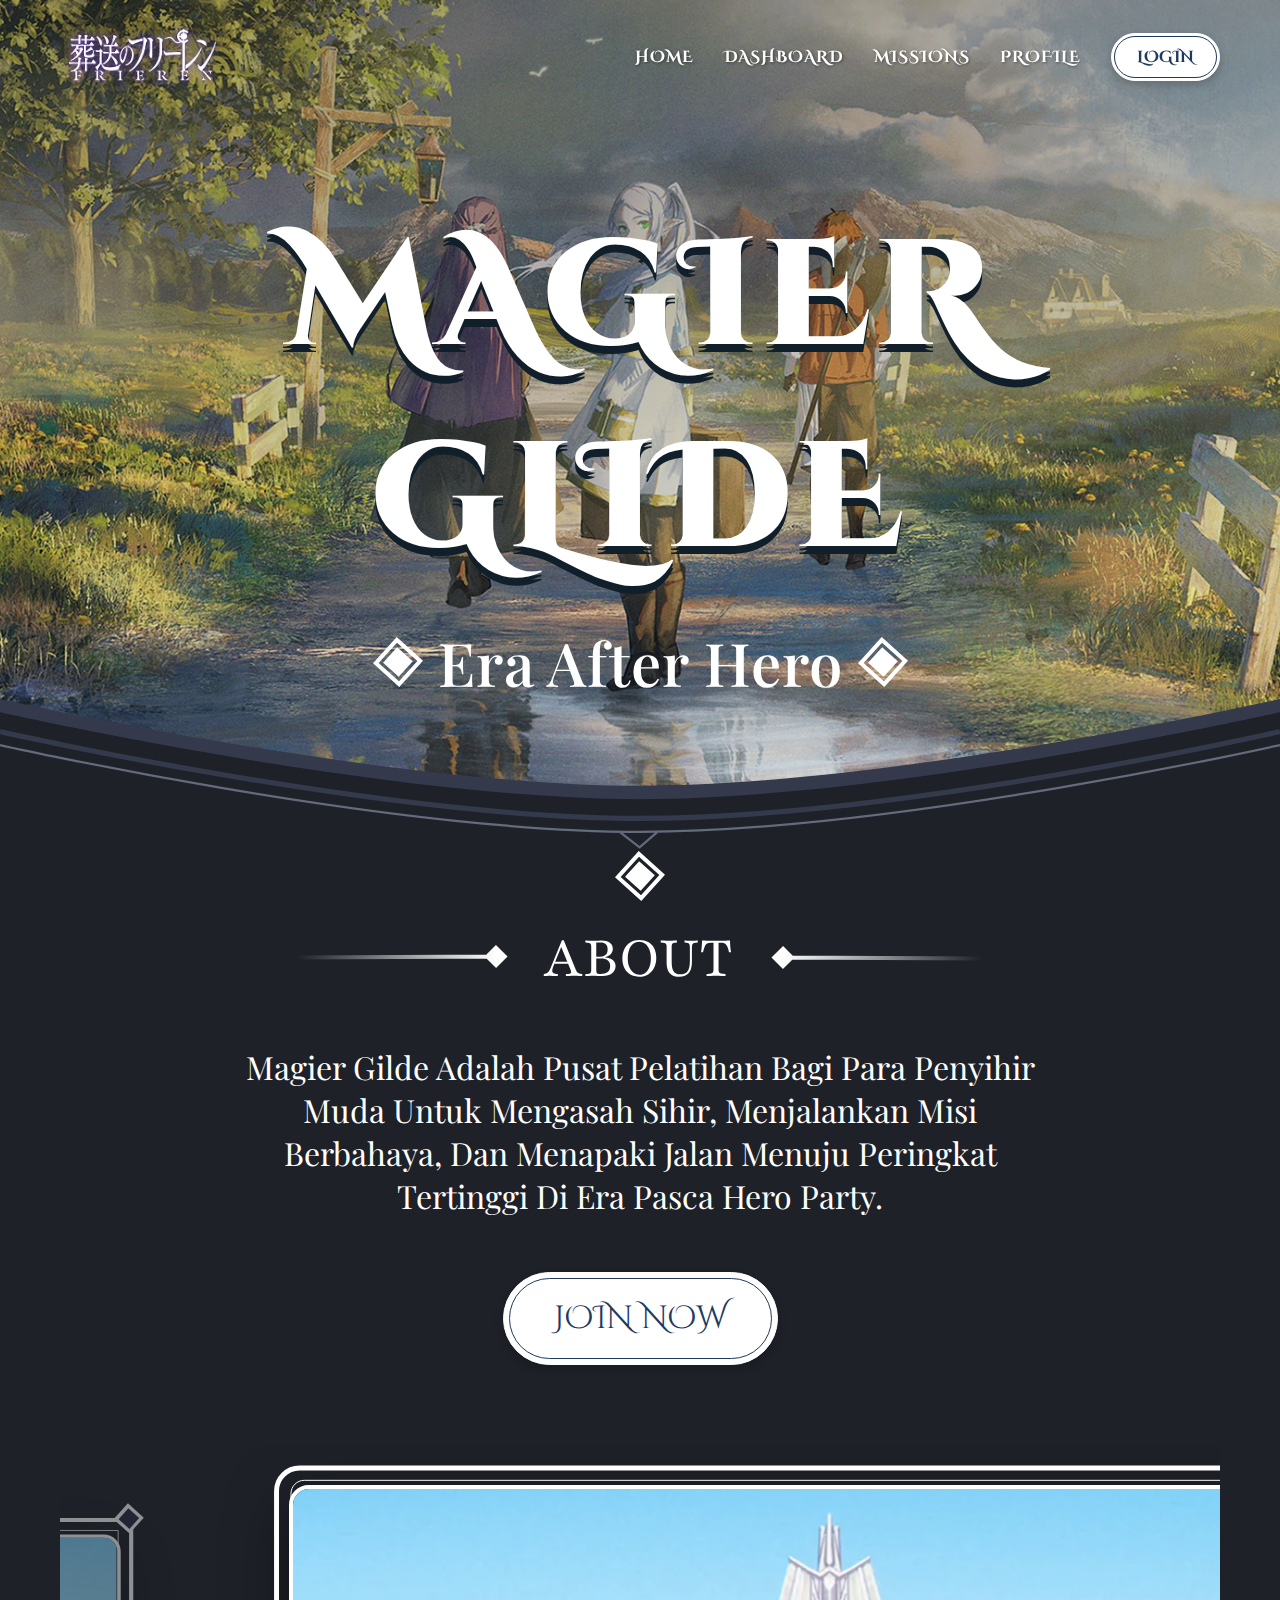
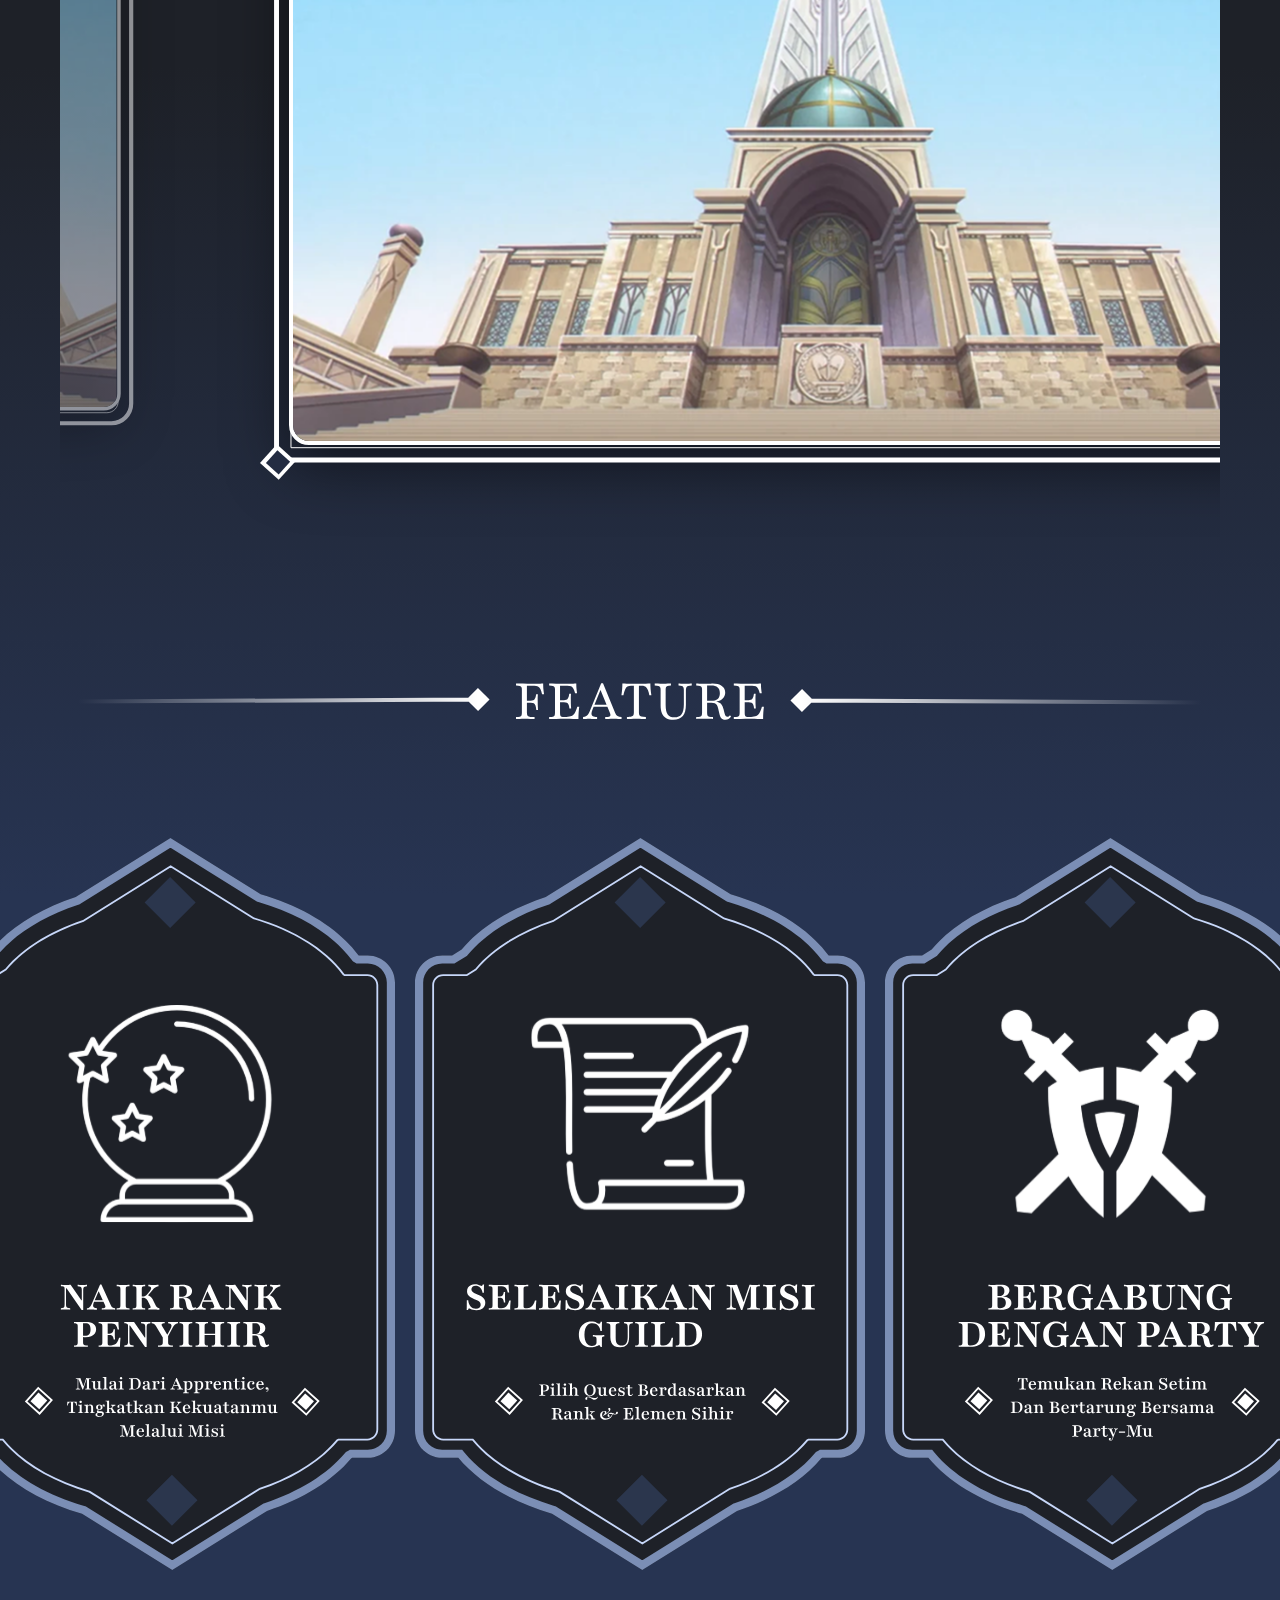
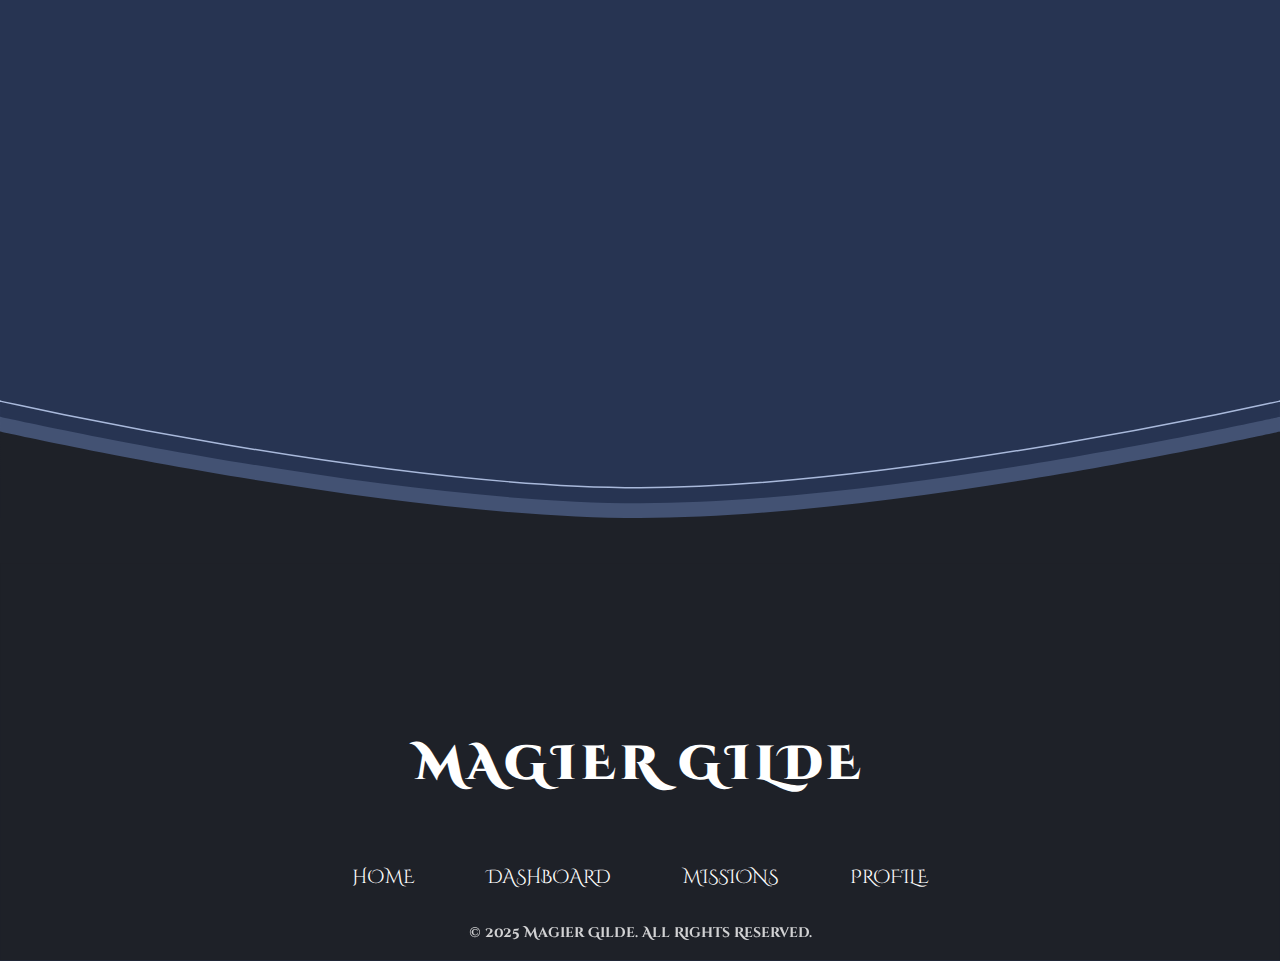
<file: index.html>
<!DOCTYPE html>
<html>
<head>
    <title>Magier Gilde - Era After Hero</title>
    <link href="https://fonts.googleapis.com/css2?family=Cinzel+Decorative:wght@400;700;900&family=Playfair+Display:wght@400;500;600;700&display=swap" rel="stylesheet">
    <link href="asset/style.css" rel="stylesheet">
    <script src="asset/script.js" defer></script>
</head>
<body>

    <!-- NAVBAR -->
    <nav class="navbar" id="navbar">
        <div class="nav-container">
            <div class="logo">
                <img src="asset/foto/logo.png" alt="Frieren Logo">
            </div>
            
            <div class="hamburger" id="hamburger">
                <span></span>
                <span></span>
                <span></span>
            </div>
            
            <ul class="nav-menu" id="navMenu">
                <li><a href="index.html" class="nav-link">HOME</a></li>
                <li><a href="#dashboard" class="nav-link">DASHBOARD</a></li>
                <li><a href="#missions" class="nav-link">MISSIONS</a></li>
                <li><a href="profil.html" class="nav-link">PROFILE</a></li>
                <li><a href="register.html" class="logout-btn">LOGIN</a></li>
            </ul>
        </div>
    </nav>

    <!-- BANNER -->
    <section class="banner">
        <div class="banner-bg"></div>
        <div class="banner-overlay"></div>
        
        <div class="banner-content">
            <h1 class="main-title">MAGIER GLIDE</h1>
            <div class="subtitle">
                <img src="asset/svg/diamond.svg">
                <span>Era After Hero</span>
                <img src="asset/svg/diamond.svg">
            </div>
        </div>

        <!-- Curved Divider -->
        <div class="curve-divider">
            <img src="asset/svg/transisi.svg">
        </div>
    </section>

    <!-- CONTENT SECTION  -->
    <section class="content-section">
        <div class="about">
            <img src="asset/svg/diamond.svg">
            <img src="asset/svg/about.svg">
            <h1 class="teks-about">Magier Gilde Adalah Pusat Pelatihan Bagi Para Penyihir Muda Untuk Mengasah Sihir,
                Menjalankan Misi Berbahaya, Dan Menapaki Jalan Menuju Peringkat Tertinggi Di Era Pasca Hero Party.</h1>
                <a href="register.html" class="login-btn">JOIN NOW</a>

            <div class="slider">
                <div class="slider-container">
                    <div class="slides" id="slides">
                        <div class="slide">
                            <img class="frame" src="asset/svg/frame_slider.svg" alt="frame">
                            <img class="content" src="asset/foto/slider.png" alt="gambar1">
                        </div>

                        <div class="slide active">
                            <img class="frame" src="asset/svg/frame_slider.svg" alt="frame">
                            <img class="content" src="asset/foto/slider.png" alt="gambar2">
                        </div>

                        <div class="slide">
                            <img class="frame" src="asset/svg/frame_slider.svg" alt="frame">
                            <img class="content" src="asset/foto/slider.png" alt="gambar3">
                        </div>
                    </div>
                </div>
            </div>
        </div>

        <div class="feature">
            <img src="asset/svg/tfeature.svg">
            <div class="fitur">
                <img src="asset/svg/rank.svg">
                <img src="asset/svg/misi.svg">
                <img src="asset/svg/party.svg">
            </div>
        </div>
    </section>

    <footer class="footer">
        <img src="asset/svg/footer.svg" alt="Footer">
        <div class="footer-content">
            <h2>MAGIER GILDE</h2>
            <nav class="footer-nav">
                <a href="index.html">HOME</a>
                <a href="#">DASHBOARD</a>
                <a href="#">MISSIONS</a>
                <a href="profil.html">PROFILE</a>
            </nav>
            <p class="copyright">© 2025 Magier Gilde. All Rights Reserved.</p>
        </div>
    </footer>
</body>
</html>
</file>
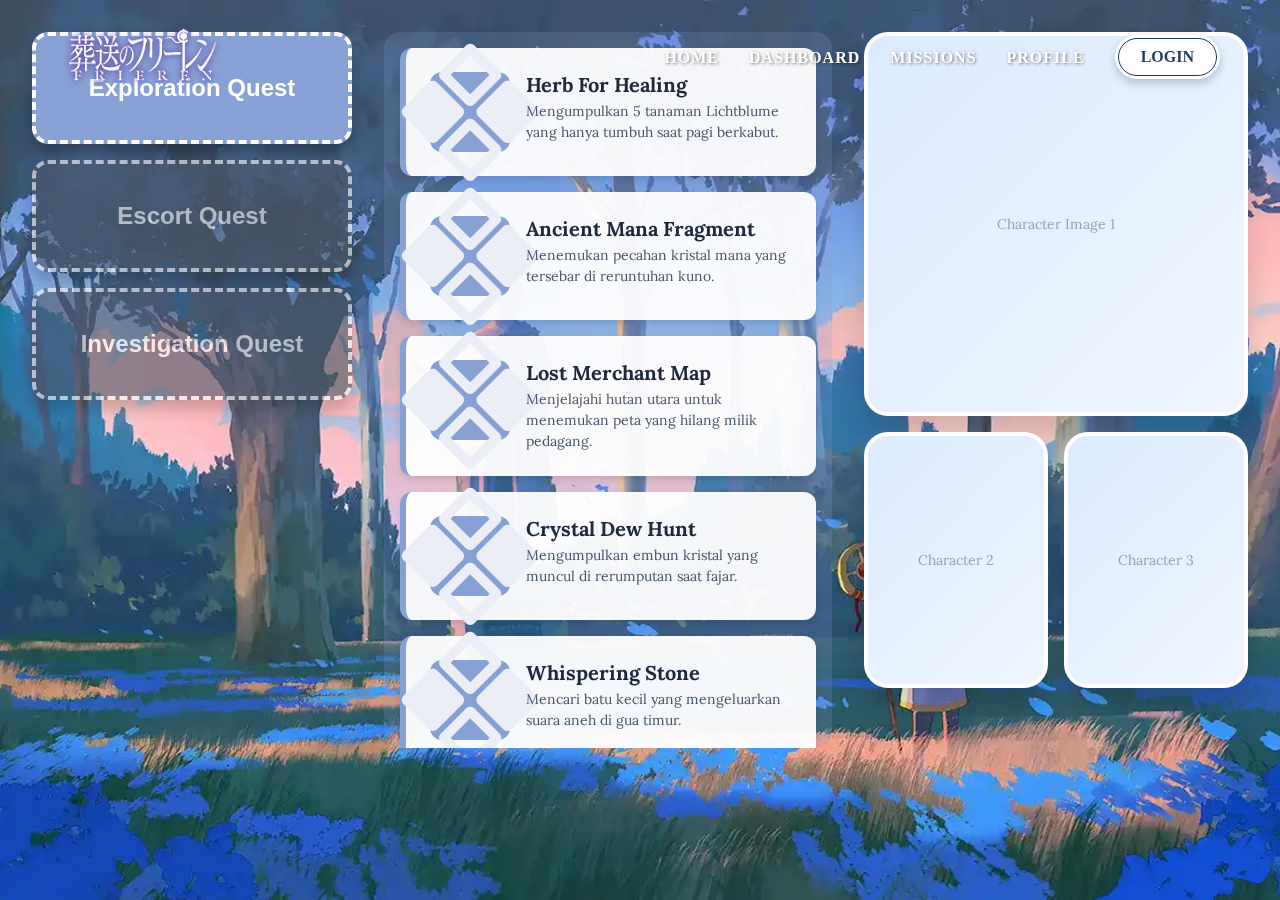
<file: misi.html>
<!DOCTYPE html>
<html lang="id">
<head>
    <meta charset="UTF-8">
    <meta name="viewport" content="width=device-width, initial-scale=1.0">
    <title>Frieren Quest - Mission Board</title>
    
    <link href="https://fonts.googleapis.com/css2?family=Lora:wght@400;600;700&display=swap" rel="stylesheet">
    <link rel="stylesheet" href="asset/misi.css">
    <script src="asset/misi.js" defer></script>

</head>
<body>
    <!-- Background Container -->
    <!-- Ini adalah container untuk background image -->
    <div class="background">
        <img src="asset/foto/bg_eksplor.png">
        <img src="asset/svg/peksplor.svg">
    </div>

    <!-- Navigation Bar -->
    <!-- NAVBAR -->
    <nav class="navbar" id="navbar">
        <div class="nav-container">
            <div class="logo">
                <img src="asset/foto/logo.png" alt="Frieren Logo">
            </div>
            
            <div class="hamburger" id="hamburger">
                <span></span>
                <span></span>
                <span></span>
            </div>
            
            <ul class="nav-menu" id="navMenu">
                <li><a href="index.html" class="nav-link">HOME</a></li>
                <li><a href="#dashboard" class="nav-link">DASHBOARD</a></li>
                <li><a href="misi.html" class="nav-link">MISSIONS</a></li>
                <li><a href="profil.html" class="nav-link">PROFILE</a></li>
                <li><a href="register.html" class="logout-btn">LOGIN</a></li>
            </ul>
        </div>
    </nav>

    <!-- Main Content Container -->
    <div class="main-container">
        
        <!-- Left Sidebar - Quest Type Selection -->
        <!-- Panel kiri untuk memilih jenis quest -->
        <aside class="sidebar-left">
            <!-- Button akan di-generate oleh JavaScript -->
            <button class="quest-type-btn active" data-type="exploration">
                Exploration Quest
            </button>
            <button class="quest-type-btn" data-type="escort">
                Escort Quest
            </button>
            <button class="quest-type-btn" data-type="investigation">
                Investigation Quest
            </button>
        </aside>

        <!-- Center - Quest List -->
        <!-- Area tengah untuk menampilkan daftar quest -->
        <main class="quest-list-container">
            <div class="quest-list" id="questList">
                <!-- Quest cards akan di-generate oleh JavaScript -->
            </div>
        </main>

        <!-- Right Sidebar - Character Cards -->
        <!-- Panel kanan untuk menampilkan character cards -->
        <aside class="sidebar-right">
            <!-- Character Card 1 - Large -->
            <div class="character-card large">
                <div class="card-inner">
                    <!-- Isi dengan <img src="character1.jpg" alt="Character 1"> -->
                    <span class="placeholder-text">Character Image 1</span>
                </div>
            </div>

            <!-- Character Cards 2 & 3 - Small Side by Side -->
            <div class="character-cards-row">
                <div class="character-card small">
                    <div class="card-inner">
                        <!-- Isi dengan <img src="character2.jpg" alt="Character 2"> -->
                        <span class="placeholder-text">Character 2</span>
                    </div>
                </div>
                <div class="character-card small">
                    <div class="card-inner">
                        <!-- Isi dengan <img src="character3.jpg" alt="Character 3"> -->
                        <span class="placeholder-text">Character 3</span>
                    </div>
                </div>
            </div>
        </aside>

    </div>

    <!-- Modal Detail Quest -->
    <!-- Popup yang muncul saat quest card diklik -->
    <div class="modal-overlay" id="modalOverlay">
        <div class="modal-content" id="modalContent">
            <!-- Modal Header dengan Icon -->
            <div class="modal-header">
                <div class="modal-icon">
                    <!-- Diamond Icon SVG -->
                    <svg width="60" height="60" viewBox="0 0 24 24" fill="none">
                        <path d="M12 2L2 12L12 22L22 12L12 2Z" fill="currentColor" opacity="0.3"/>
                        <path d="M12 6L6 12L12 18L18 12L12 6Z" fill="currentColor"/>
                    </svg>
                </div>
                <h3 class="modal-subtitle" id="modalSubtitle">Exploration Quest</h3>
            </div>

            <!-- Modal Body -->
            <div class="modal-body">
                <h2 class="modal-title" id="modalTitle">Quest Title</h2>
                <div class="modal-objective">
                    <strong>Objective:</strong> <span id="modalObjective">Quest objective</span>
                </div>
                <p class="modal-description" id="modalDescription">Quest details description</p>
            </div>

            <!-- Modal Footer -->
            <div class="modal-footer">
                <button class="btn-take-quest" id="btnTakeQuest">Ambil Quest</button>
            </div>
        </div>
    </div>
</body>
</html>
</file>
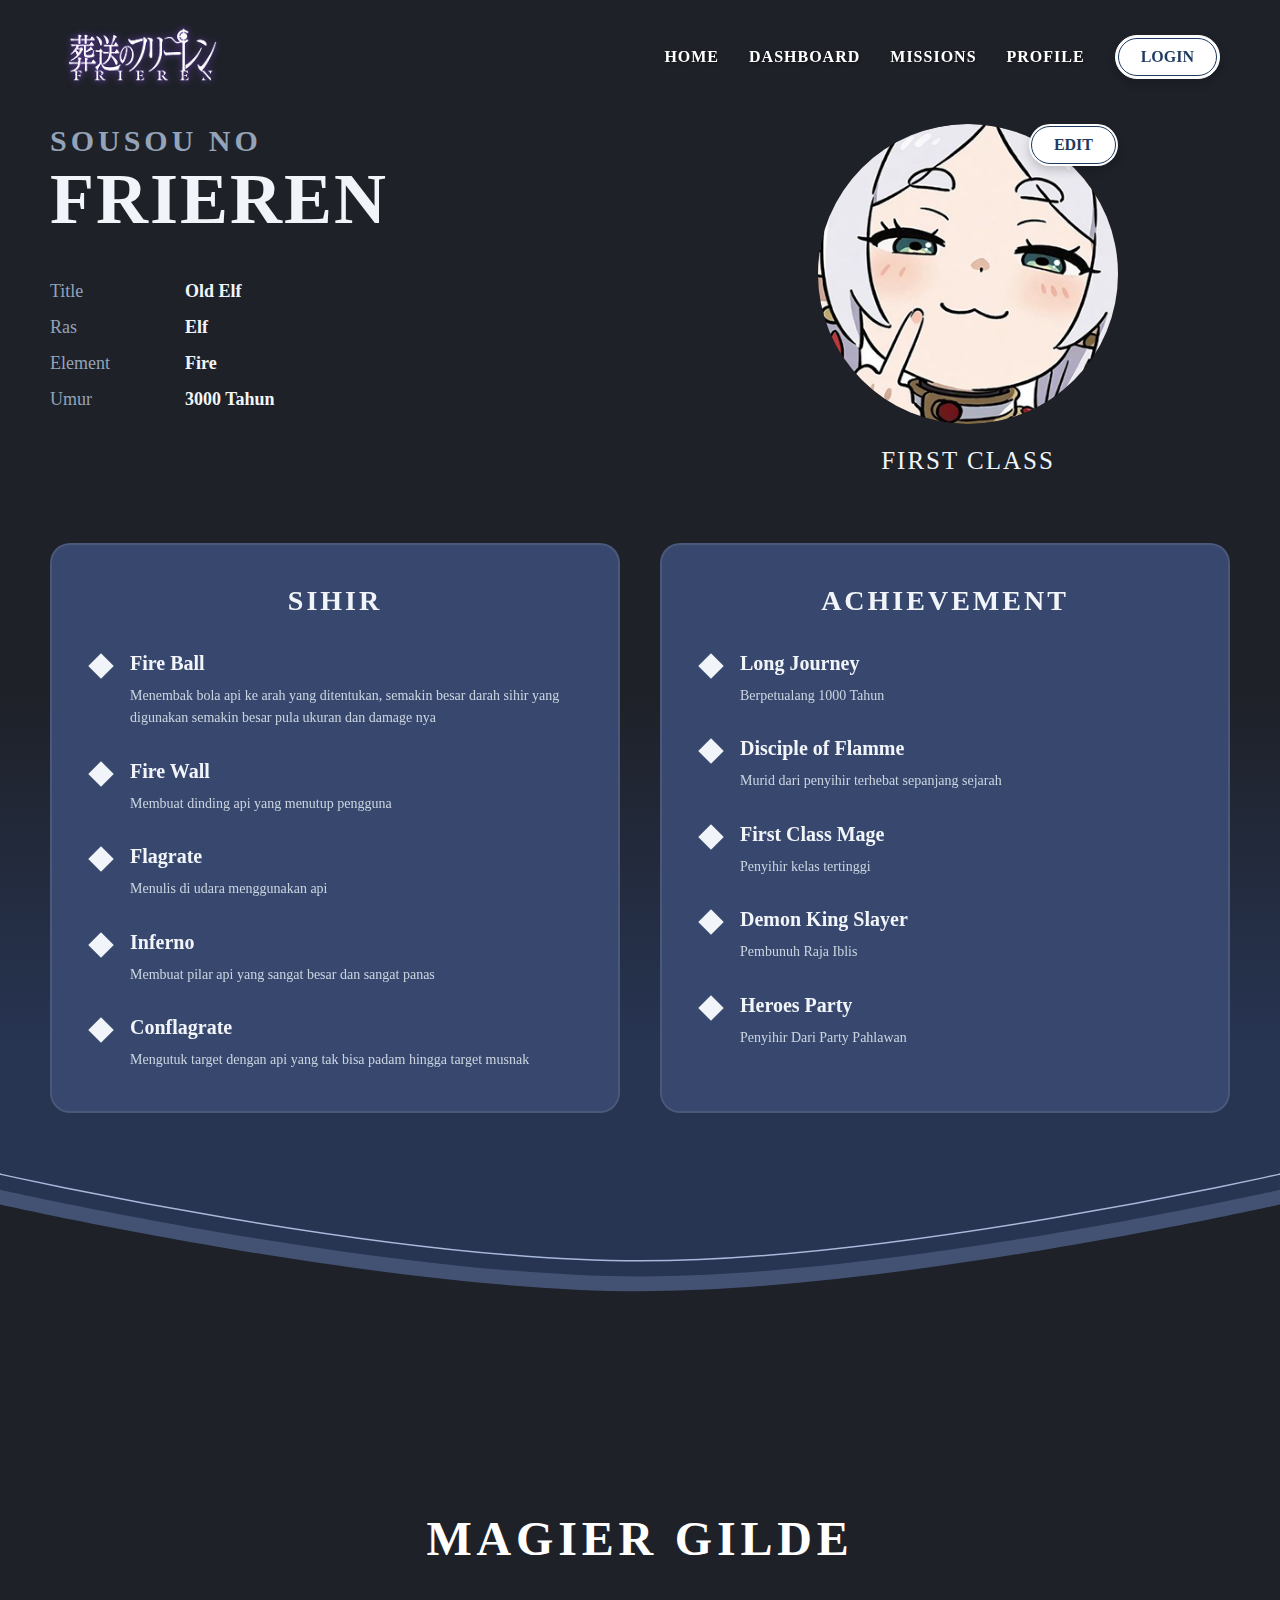
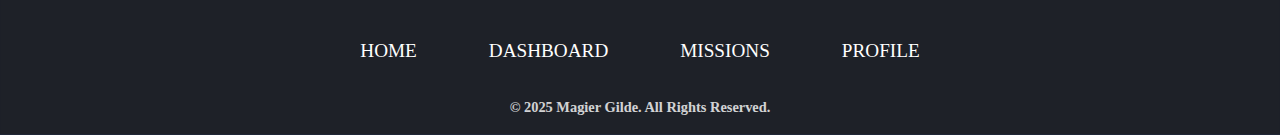
<file: profil.html>
<!DOCTYPE html>
<html lang="id">
<head>
    <meta charset="UTF-8">
    <meta name="viewport" content="width=device-width, initial-scale=1.0">
    <title>Profile - Frieren</title>
    <link href="asset/profil.css" rel="stylesheet">
    <script src="asset/profil.js" defer></script>
</head>
<body>

    <!-- NAVBAR -->
    <nav class="navbar" id="navbar">
        <div class="nav-container">
            <div class="logo">
                <img src="asset/foto/logo.png" alt="Frieren Logo">
            </div>
            
            <div class="hamburger" id="hamburger">
                <span></span>
                <span></span>
                <span></span>
            </div>
            
            <ul class="nav-menu" id="navMenu">
                <li><a href="index.html" class="nav-link">HOME</a></li>
                <li><a href="#dashboard" class="nav-link">DASHBOARD</a></li>
                <li><a href="#missions" class="nav-link">MISSIONS</a></li>
                <li><a href="profil.html" class="nav-link">PROFILE</a></li>
                <li><a href="register.html" class="logout-btn">LOGIN</a></li>
            </ul>
        </div>
    </nav>

    <!-- ===== MAIN CONTENT ===== -->
    <main class="main-content">
        <!-- Profile Header dengan nama dan avatar -->
        <div class="profile-header">
            <!-- Informasi Profile Kiri -->
            <div class="profile-info">
                <p class="profile-subtitle">SOUSOU NO</p>
                <h1 class="profile-name">FRIEREN</h1>
                
                <!-- Tabel informasi character -->
                <div class="info-table">
                    <span class="info-label">Title</span>
                    <span class="info-value">Old Elf</span>
                    
                    <span class="info-label">Ras</span>
                    <span class="info-value">Elf</span>
                    
                    <span class="info-label">Element</span>
                    <span class="info-value">Fire</span>
                    
                    <span class="info-label">Umur</span>
                    <span class="info-value">3000 Tahun</span>
                </div>
            </div>
            
            <!-- Avatar dan Badge Kanan -->
            <div class="profile-avatar">
                <button class="edit-btn">EDIT</button>
                <img src="asset/foto/profil.png" alt="Frieren Avatar" class="avatar-image">
                <div class="badge">FIRST CLASS</div>
            </div>
        </div>

        <!-- Grid untuk Sihir dan Achievement - 2 Kartu Besar -->
        <div class="content-grid">
            <!-- KARTU 1: SIHIR - Berisi semua sihir -->
            <div class="card">
                <h2 class="card-title">SIHIR</h2>
                
                <!-- Item Sihir 1 -->
                <div class="card-item">
                    <div class="item-icon"></div>
                    <div class="item-content">
                        <h3 class="item-title">Fire Ball</h3>
                        <p class="item-description">Menembak bola api ke arah yang ditentukan, semakin besar darah sihir yang digunakan semakin besar pula ukuran dan damage nya</p>
                    </div>
                </div>

                <!-- Item Sihir 2 -->
                <div class="card-item">
                    <div class="item-icon"></div>
                    <div class="item-content">
                        <h3 class="item-title">Fire Wall</h3>
                        <p class="item-description">Membuat dinding api yang menutup pengguna</p>
                    </div>
                </div>

                <!-- Item Sihir 3 -->
                <div class="card-item">
                    <div class="item-icon"></div>
                    <div class="item-content">
                        <h3 class="item-title">Flagrate</h3>
                        <p class="item-description">Menulis di udara menggunakan api</p>
                    </div>
                </div>

                <!-- Item Sihir 4 -->
                <div class="card-item">
                    <div class="item-icon"></div>
                    <div class="item-content">
                        <h3 class="item-title">Inferno</h3>
                        <p class="item-description">Membuat pilar api yang sangat besar dan sangat panas</p>
                    </div>
                </div>

                <!-- Item Sihir 5 -->
                <div class="card-item">
                    <div class="item-icon"></div>
                    <div class="item-content">
                        <h3 class="item-title">Conflagrate</h3>
                        <p class="item-description">Mengutuk target dengan api yang tak bisa padam hingga target musnak</p>
                    </div>
                </div>
            </div>

            <!-- KARTU 2: ACHIEVEMENT - Berisi semua achievement -->
            <div class="card">
                <h2 class="card-title">ACHIEVEMENT</h2>
                
                <!-- Item Achievement 1 -->
                <div class="card-item">
                    <div class="item-icon"></div>
                    <div class="item-content">
                        <h3 class="item-title">Long Journey</h3>
                        <p class="item-description">Berpetualang 1000 Tahun</p>
                    </div>
                </div>

                <!-- Item Achievement 2 -->
                <div class="card-item">
                    <div class="item-icon"></div>
                    <div class="item-content">
                        <h3 class="item-title">Disciple of Flamme</h3>
                        <p class="item-description">Murid dari penyihir terhebat sepanjang sejarah</p>
                    </div>
                </div>

                <!-- Item Achievement 3 -->
                <div class="card-item">
                    <div class="item-icon"></div>
                    <div class="item-content">
                        <h3 class="item-title">First Class Mage</h3>
                        <p class="item-description">Penyihir kelas tertinggi</p>
                    </div>
                </div>

                <!-- Item Achievement 4 -->
                <div class="card-item">
                    <div class="item-icon"></div>
                    <div class="item-content">
                        <h3 class="item-title">Demon King Slayer</h3>
                        <p class="item-description">Pembunuh Raja Iblis</p>
                    </div>
                </div>

                <!-- Item Achievement 5 -->
                <div class="card-item">
                    <div class="item-icon"></div>
                    <div class="item-content">
                        <h3 class="item-title">Heroes Party</h3>
                        <p class="item-description">Penyihir Dari Party Pahlawan</p>
                    </div>
                </div>
            </div>
        </div>
    </main>

    <!-- ===== FOOTER  ===== -->
    <footer class="footer">
        <img src="asset/svg/footer.svg" alt="Footer">
        <div class="footer-content">
            <h2>MAGIER GILDE</h2>
            <nav class="footer-nav">
                <a href="index.html">HOME</a>
                <a href="#">DASHBOARD</a>
                <a href="#">MISSIONS</a>
                <a href="profil.html">PROFILE</a>
            </nav>
            <p class="copyright">© 2025 Magier Gilde. All Rights Reserved.</p>
        </div>
    </footer>
</body>
</html>
</file>
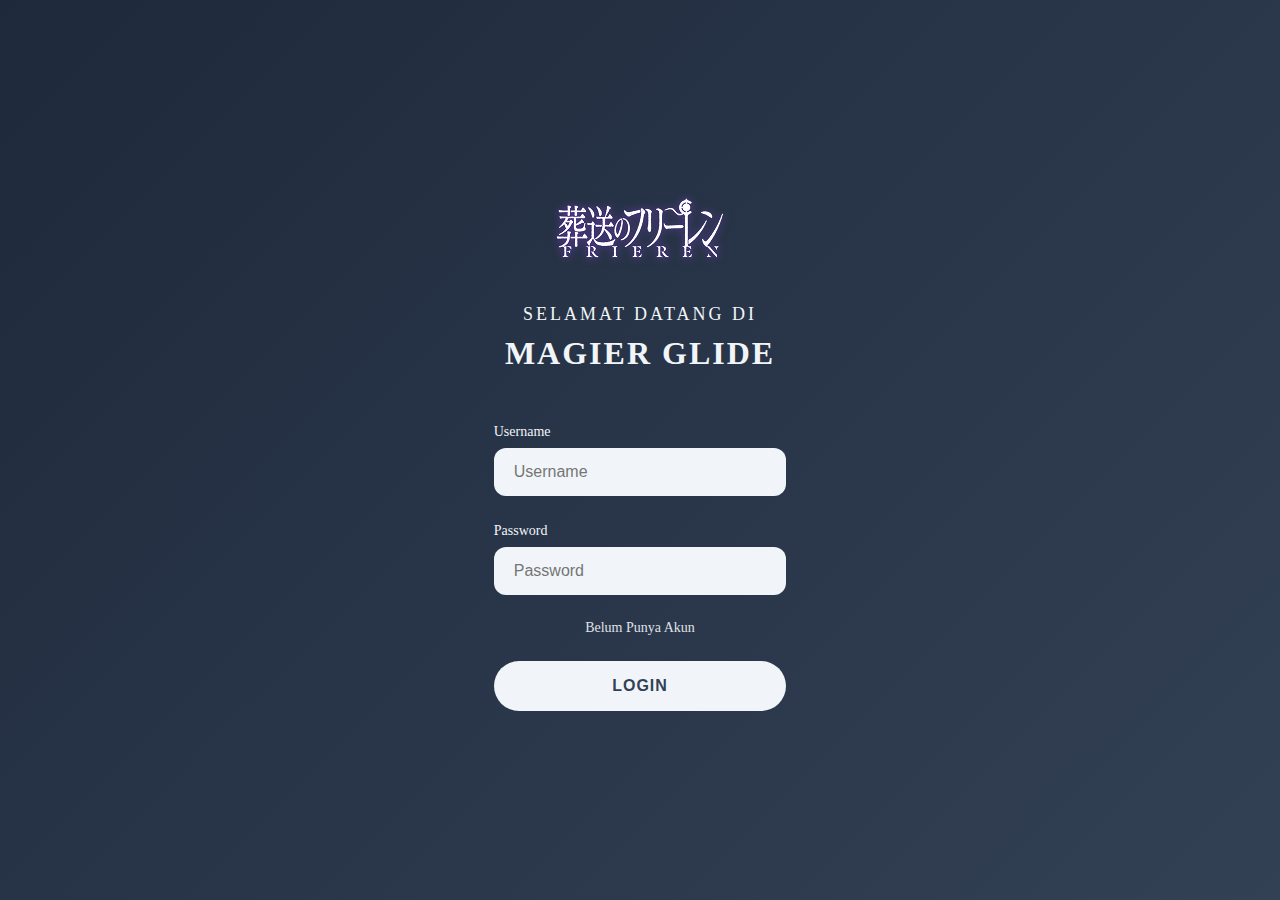
<file: register.html>
<!DOCTYPE html>
<html lang="id">
<head>
    <meta charset="UTF-8">
    <meta name="viewport" content="width=device-width, initial-scale=1.0">
    <title>Magier Glide - Login & Register</title>
    <style>
        /* Reset default browser styles - menghilangkan margin dan padding default */
        * {
            margin: 0;
            padding: 0;
            box-sizing: border-box; /* Membuat width dan height termasuk padding dan border */
        }

        /* Styling untuk body - elemen utama halaman */
        body {
            font-family: 'Georgia', serif; /* Font utama dengan fallback ke serif */
            background: linear-gradient(135deg, #1e293b 0%, #334155 100%); /* Gradient background dari kiri-bawah ke kanan-atas */
            min-height: 100vh; /* Minimal tinggi 100% viewport height */
            display: flex; /* Menggunakan flexbox untuk layout */
            justify-content: center; /* Memusatkan horizontal */
            align-items: center; /* Memusatkan vertikal */
            padding: 20px; /* Padding agar tidak menempel di tepi layar */
        }

        /* Container utama - membungkus semua konten */
        .container {
            text-align: center; /* Memusatkan teks di dalam container */
            max-width: 450px; /* Lebar maksimal container */
            width: 100%; /* Lebar 100% dari parent (responsive) */
        }

        /* Logo di bagian atas */
        .logo {
            color: #f1f5f9; /* Warna teks putih keabuan */
            font-size: 24px; /* Ukuran font */
            margin-bottom: 30px; /* Jarak ke elemen di bawahnya */
            letter-spacing: 2px; /* Jarak antar huruf */
        }

        /* Heading 1 - "SELAMAT DATANG DI" */
        h1 {
            color: #f1f5f9; /* Warna putih keabuan */
            font-family: 'Cinzel Decorative', serif; /* Font dekoratif dengan fallback */
            font-size: 18px; /* Ukuran font */
            font-weight: 400; /* Ketebalan font normal */
            margin-bottom: 10px; /* Jarak ke bawah */
            letter-spacing: 3px; /* Jarak antar huruf lebih lebar */
        }

        /* Heading 2 - "MAGIER GLIDE" */
        h2 {
            color: #f1f5f9; /* Warna putih keabuan */
            font-family: 'Cinzel Decorative', serif; /* Font dekoratif */
            font-size: 32px; /* Ukuran font besar */
            font-weight: 700; /* Ketebalan font bold */
            margin-bottom: 50px; /* Jarak ke bawah yang cukup besar */
            letter-spacing: 2px; /* Jarak antar huruf */
        }

        /* Container untuk form - pembungkus form login dan register */
        .form-container {
            position: relative; /* Positioning context untuk child elements */
        }

        /* Form default - disembunyikan */
        .form {
            display: none; /* Form tidak ditampilkan secara default */
        }

        /* Form yang aktif - ditampilkan */
        .form.active {
            display: block; /* Menampilkan form yang memiliki class active */
        }

        /* Form group - pembungkus untuk setiap field input */
        .form-group {
            margin-bottom: 25px; /* Jarak antar form group */
            text-align: center; /* PERUBAHAN: Memusatkan konten form-group */
        }

        /* Label untuk input field */
        label {
            display: inline-block; /* PERUBAHAN: Inline-block agar bisa diatur lebarnya */
            width: 65%; /* PERUBAHAN: Lebar sama dengan input */
            color: #f1f5f9; /* Warna putih keabuan */
            font-size: 14px; /* Ukuran font */
            margin-bottom: 8px; /* Jarak ke input di bawahnya */
            font-weight: 500; /* Ketebalan font medium */
            text-align: left; /* PERUBAHAN: Text align left agar sejajar dengan input */
        }

        /* Styling untuk input text dan select dropdown */
        input, select {
            width: 65%; /* PERUBAHAN: Lebar 65% untuk membuat input lebih kecil dan terpusat */
            padding: 15px 20px; /* Padding dalam: 15px atas-bawah, 20px kiri-kanan */
            border: none; /* Menghilangkan border default */
            border-radius: 12px; /* Sudut membulat */
            background: #f1f5f9; /* Background putih keabuan */
            font-size: 16px; /* Ukuran font */
            color: #334155; /* Warna teks abu-abu gelap */
            outline: none; /* Menghilangkan outline default saat focus */
            transition: all 0.3s ease; /* Transisi smooth untuk semua properti */
            display: inline-block; /* PERUBAHAN: Inline-block agar bisa diatur centernya */
        }

        /* Styling saat input atau select di-focus (diklik) */
        input:focus, select:focus {
            background: #ffffff; /* Background berubah putih */
            box-shadow: 0 0 0 3px rgba(241, 245, 249, 0.3); /* Shadow effect saat focus */
        }

        /* Styling khusus untuk select dropdown */
        select {
            cursor: pointer; /* Cursor pointer saat hover */
            appearance: none; /* Menghilangkan styling default browser */
            /* Custom arrow icon menggunakan SVG inline */
            background-image: url("data:image/svg+xml,%3Csvg width='12' height='8' viewBox='0 0 12 8' fill='none' xmlns='http://www.w3.org/2000/svg'%3E%3Cpath d='M1 1L6 6L11 1' stroke='%23334155' stroke-width='2' stroke-linecap='round'/%3E%3C/svg%3E");
            background-repeat: no-repeat; /* Arrow tidak diulang */
            background-position: right 20px center; /* Posisi arrow di kanan */
            padding-right: 45px; /* Extra padding untuk memberi ruang pada arrow */
        }

        /* Link untuk toggle antara login dan register */
        .link {
            display: block; /* Block element */
            color: #f1f5f9; /* Warna putih keabuan */
            font-size: 14px; /* Ukuran font */
            margin-bottom: 25px; /* Jarak ke bawah */
            text-align: center; /* PERUBAHAN: Memusatkan link */
            text-decoration: none; /* Menghilangkan underline default */
            opacity: 0.9; /* Sedikit transparan */
            transition: opacity 0.3s ease; /* Transisi smooth untuk opacity */
            cursor: pointer; /* Cursor pointer saat hover */
        }

        /* Link saat di-hover */
        .link:hover {
            opacity: 1; /* Opacity penuh saat hover */
            text-decoration: underline; /* Muncul underline saat hover */
        }

        /* Tombol submit (LOGIN/REGISTER) */
        .submit-btn {
            width: 65%; /* PERUBAHAN: Lebar sama dengan input (65%) */
            padding: 16px; /* Padding dalam */
            background: #f1f5f9; /* Background putih keabuan */
            border: none; /* Tanpa border */
            border-radius: 25px; /* Sudut sangat membulat */
            font-size: 16px; /* Ukuran font */
            font-weight: 700; /* Ketebalan font bold */
            color: #334155; /* Warna teks abu-abu gelap */
            cursor: pointer; /* Cursor pointer */
            transition: all 0.3s ease; /* Transisi smooth */
            letter-spacing: 1px; /* Jarak antar huruf */
        }

        /* Tombol saat di-hover */
        .submit-btn:hover {
            background: #ffffff; /* Background berubah putih penuh */
            transform: translateY(-2px); /* Tombol terangkat 2px ke atas */
            box-shadow: 0 8px 20px rgba(0, 0, 0, 0.3); /* Shadow effect */
        }

        /* Tombol saat di-klik (active state) */
        .submit-btn:active {
            transform: translateY(0); /* Kembali ke posisi normal */
        }
    </style>
</head>
<body>
    <div class="container">
        <!-- Logo section -->
        <div class="logo">
            <img src="asset/foto/logo.png" alt="Frieren Logo">
        </div>
        
        <!-- Title section -->
        <h1>SELAMAT DATANG DI</h1>
        <h2>MAGIER GLIDE</h2>
        
        <!-- Form container - pembungkus kedua form -->
        <div class="form-container">
            <!-- Login Form - form yang pertama kali muncul (class active) -->
            <form id="loginForm" class="form active">
                <!-- Form group untuk username -->
                <div class="form-group">
                    <label for="loginUsername">Username</label>
                    <input type="text" id="loginUsername" placeholder="Username" required>
                </div>

                <!-- Form group untuk password -->
                <div class="form-group">
                    <label for="loginPassword">Password</label>
                    <input type="password" id="loginPassword" placeholder="Password" required>
                </div>

                <!-- Link untuk beralih ke form register -->
                <a class="link" onclick="toggleForms()">Belum Punya Akun</a>

                <!-- Tombol submit untuk login -->
                <button type="submit" class="submit-btn">LOGIN</button>
            </form>

            <!-- Register Form - form yang tersembunyi, muncul saat toggle -->
            <form id="registerForm" class="form">
                <!-- Form group untuk username -->
                <div class="form-group">
                    <label for="registerUsername">Username</label>
                    <input type="text" id="registerUsername" placeholder="Username" required>
                </div>

                <!-- Form group untuk element sihir -->
                <div class="form-group">
                    <label for="element">Element Sihir</label>
                    <select id="element" required>
                        <option value="">Element Sihir</option>
                        <option value="api">Api</option>
                        <option value="air">Air</option>
                        <option value="angin">Angin</option>
                        <option value="tanah">Tanah</option>
                        <option value="alam">Alam</option>
                    </select>
                </div>

                <!-- Form group untuk password -->
                <div class="form-group">
                    <label for="registerPassword">Password</label>
                    <input type="password" id="registerPassword" placeholder="Password" required>
                </div>

                <!-- Link untuk kembali ke form login -->
                <a class="link" onclick="toggleForms()">Sudah Punya Akun</a>

                <!-- Tombol submit untuk register -->
                <button type="submit" class="submit-btn">REGISTER</button>
            </form>
        </div>
    </div>

    <script>
        // Fungsi untuk toggle (beralih) antara form login dan register
        function toggleForms() {
            const loginForm = document.getElementById('loginForm'); // Ambil element form login
            const registerForm = document.getElementById('registerForm'); // Ambil element form register
            
            // Toggle class 'active' pada kedua form
            // Jika login aktif, akan menjadi non-aktif dan sebaliknya
            loginForm.classList.toggle('active');
            registerForm.classList.toggle('active');
        }

        // Event listener untuk form login saat di-submit
        document.getElementById('loginForm').addEventListener('submit', function(e) {
            e.preventDefault(); // Mencegah form reload halaman
            
            // Ambil nilai dari input username dan password
            const username = document.getElementById('loginUsername').value;
            const password = document.getElementById('loginPassword').value;

            // Validasi: jika username dan password terisi
            if (username && password) {
                // Simpan username ke localStorage agar bisa diakses di halaman lain
                sessionStorage.setItem('username', username);
                
                // Tampilkan alert login berhasil
                alert(`Login berhasil!\nSelamat datang, ${username}!`);
                
                // Redirect ke halaman index.html setelah 500ms (0.5 detik)
                setTimeout(function() {
                    window.location.href = 'index.html';
                }, 500);
            }
        });

        // Event listener untuk form register saat di-submit
        document.getElementById('registerForm').addEventListener('submit', function(e) {
            e.preventDefault(); // Mencegah form reload halaman
            
            // Ambil nilai dari semua input
            const username = document.getElementById('registerUsername').value;
            const element = document.getElementById('element').value;
            const password = document.getElementById('registerPassword').value;

            // Validasi: jika semua field terisi, tampilkan alert
            if (username && element && password) {
                alert(`Registrasi berhasil!\nUsername: ${username}\nElement: ${element}`);
            }
        });
    </script>
</body>
</html>
</file>
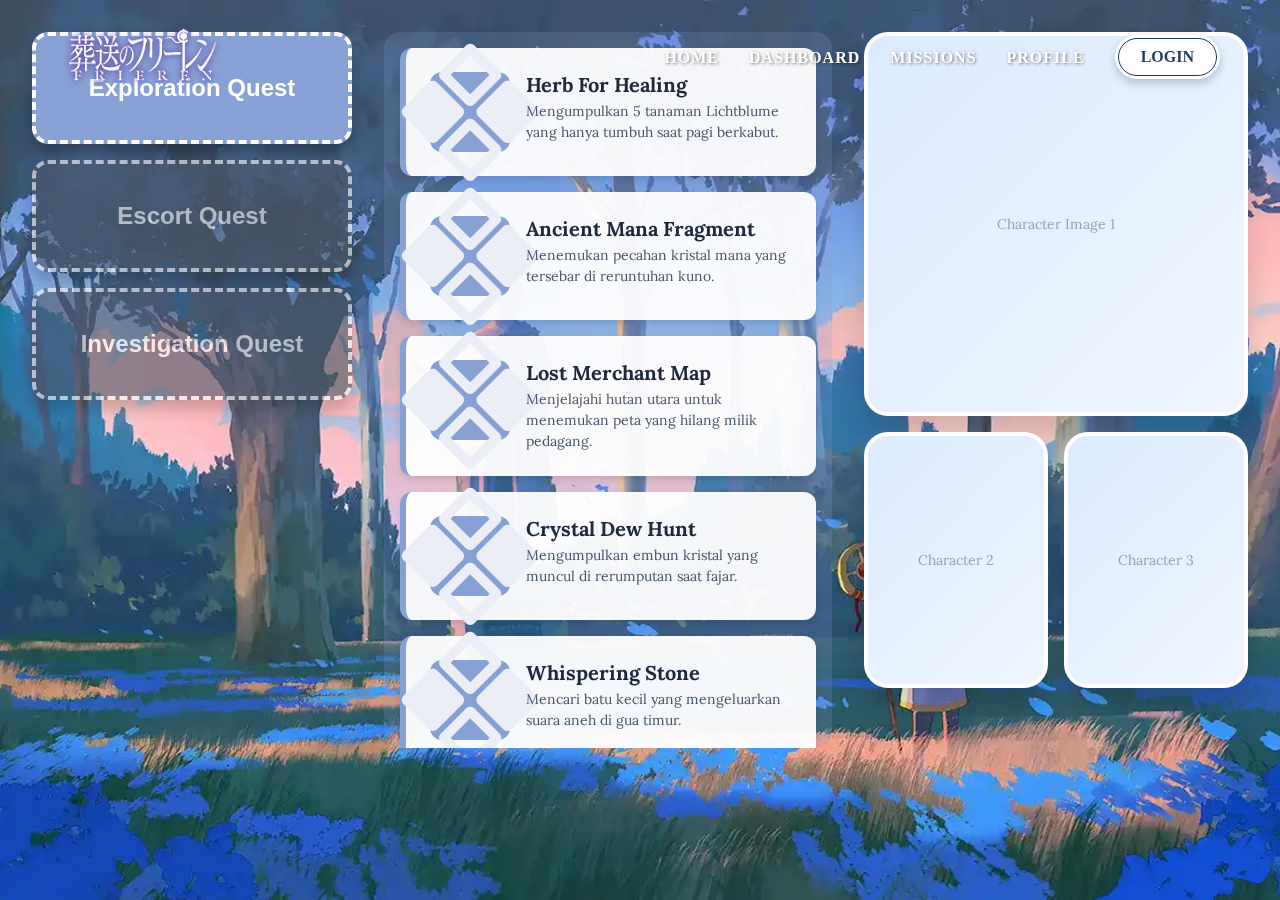
<file: frontend/misi.html>
<!DOCTYPE html>
<html lang="id">
<head>
    <meta charset="UTF-8">
    <meta name="viewport" content="width=device-width, initial-scale=1.0">
    <title>Frieren Quest - Mission Board</title>
    
    <link href="https://fonts.googleapis.com/css2?family=Lora:wght@400;600;700&display=swap" rel="stylesheet">
    <link rel="stylesheet" href="asset/misi.css">
    <script src="asset/misi.js" defer></script>

</head>
<body>
    <!-- Background Container -->
    <!-- Ini adalah container untuk background image -->
    <div class="background">
        <img src="asset/foto/bg_eksplor.png">
        <img src="asset/svg/peksplor.svg">
    </div>

    <!-- Navigation Bar -->
    <!-- NAVBAR -->
    <nav class="navbar" id="navbar">
        <div class="nav-container">
            <div class="logo">
                <img src="asset/foto/logo.png" alt="Frieren Logo">
            </div>
            
            <div class="hamburger" id="hamburger">
                <span></span>
                <span></span>
                <span></span>
            </div>
            
            <ul class="nav-menu" id="navMenu">
                <li><a href="index.html" class="nav-link">HOME</a></li>
                <li><a href="#dashboard" class="nav-link">DASHBOARD</a></li>
                <li><a href="misi.html" class="nav-link">MISSIONS</a></li>
                <li><a href="profil.html" class="nav-link">PROFILE</a></li>
                <li><a href="register.html" class="logout-btn">LOGIN</a></li>
            </ul>
        </div>
    </nav>

    <!-- Main Content Container -->
    <div class="main-container">
        
        <!-- Left Sidebar - Quest Type Selection -->
        <!-- Panel kiri untuk memilih jenis quest -->
        <aside class="sidebar-left">
            <!-- Button akan di-generate oleh JavaScript -->
            <button class="quest-type-btn active" data-type="exploration">
                Exploration Quest
            </button>
            <button class="quest-type-btn" data-type="escort">
                Escort Quest
            </button>
            <button class="quest-type-btn" data-type="investigation">
                Investigation Quest
            </button>
        </aside>

        <!-- Center - Quest List -->
        <!-- Area tengah untuk menampilkan daftar quest -->
        <main class="quest-list-container">
            <div class="quest-list" id="questList">
                <!-- Quest cards akan di-generate oleh JavaScript -->
            </div>
        </main>

        <!-- Right Sidebar - Character Cards -->
        <!-- Panel kanan untuk menampilkan character cards -->
        <aside class="sidebar-right">
            <!-- Character Card 1 - Large -->
            <div class="character-card large">
                <div class="card-inner">
                    <!-- Isi dengan <img src="character1.jpg" alt="Character 1"> -->
                    <span class="placeholder-text">Character Image 1</span>
                </div>
            </div>

            <!-- Character Cards 2 & 3 - Small Side by Side -->
            <div class="character-cards-row">
                <div class="character-card small">
                    <div class="card-inner">
                        <!-- Isi dengan <img src="character2.jpg" alt="Character 2"> -->
                        <span class="placeholder-text">Character 2</span>
                    </div>
                </div>
                <div class="character-card small">
                    <div class="card-inner">
                        <!-- Isi dengan <img src="character3.jpg" alt="Character 3"> -->
                        <span class="placeholder-text">Character 3</span>
                    </div>
                </div>
            </div>
        </aside>

    </div>

    <!-- Modal Detail Quest -->
    <!-- Popup yang muncul saat quest card diklik -->
    <div class="modal-overlay" id="modalOverlay">
        <div class="modal-content" id="modalContent">
            <!-- Modal Header dengan Icon -->
            <div class="modal-header">
                <div class="modal-icon">
                    <img src="asset/foto/4dm.png" class="fourdm">
                </div>
            </div>

            <h3 class="modal-subtitle" id="modalSubtitle">Exploration Quest</h3>

            <!-- Modal Body -->
            <div class="modal-body">
                <h2 class="modal-title" id="modalTitle">Quest Title</h2>
                <div class="modal-objective">
                    <strong>Objective:</strong> <span id="modalObjective">Quest objective</span>
                </div>
                <p class="modal-description" id="modalDescription">Quest details description</p>
            </div>

            <!-- Modal Footer -->
            <div class="modal-footer">
                <button class="btn-take-quest" id="btnTakeQuest">Ambil Quest</button>
            </div>
        </div>
    </div>
</body>
</html>
</file>
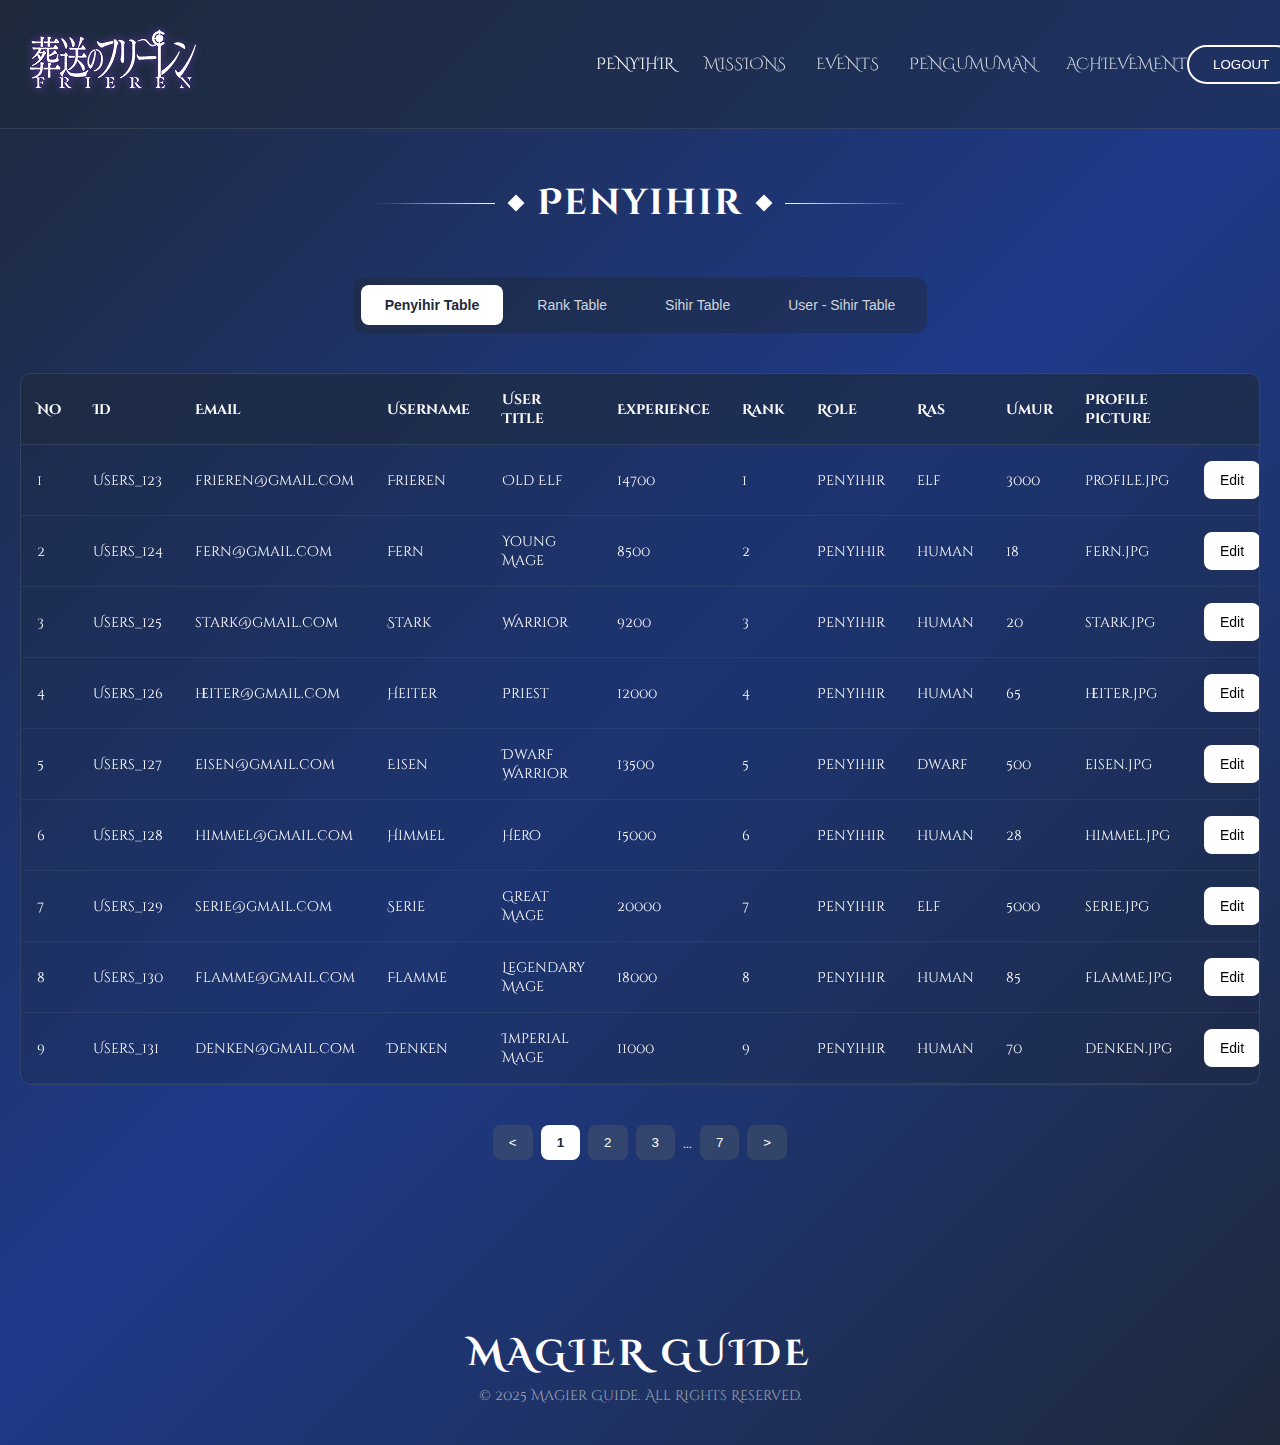
<file: frontend/penyihir_admin.html>
<!DOCTYPE html>
<html lang="id">
<head>
    <meta charset="UTF-8">
    <link href="https://fonts.googleapis.com/css2?family=Cinzel+Decorative:wght@400;700;900&family=Playfair+Display:wght@400;500;600;700&display=swap" rel="stylesheet">
    <meta name="viewport" content="width=device-width, initial-scale=1.0">
    <title>Magier Guide - Penyihir Admin Panel</title>
    <style>
        * {
            margin: 0;
            padding: 0;
            box-sizing: border-box;
        }

        body {
            font-family: 'Cinzel Decorative', sans-serif;
            background: linear-gradient(135deg, #1e293b 0%, #1e3a8a 50%, #1e293b 100%);
            min-height: 100vh;
            color: white;
        }

        .container {
            max-width: 1400px;
            margin: 0 auto;
            padding: 0 20px;
        }

        /* Header */
        header {
            background: rgba(30, 41, 59, 0.5);
            backdrop-filter: blur(10px);
            border-bottom: 1px solid rgba(71, 85, 105, 0.5);
            padding: 20px 0;
        }

        .header-content {
            display: flex;
            justify-content: space-between;
            align-items: center;
        }

        .logo {
            font-size: 24px;
            font-weight: bold;
            margin-right: 350px;
        }

        nav {
            display: flex;
            gap: 30px;
            align-items: center;
        }

        nav a {
            color: #d1d5db;
            text-decoration: none;
            transition: color 0.3s;
        }

        nav a:hover,
        nav a.active {
            color: white;
        }

        .logout-btn {
            padding: 10px 24px;
            background: transparent;
            border: 2px solid white;
            border-radius: 25px;
            color: white;
            cursor: pointer;
            transition: all 0.3s;
        }

        .logout-btn:hover {
            background: white;
            color: #1e293b;
        }

        /* Main Content */
        main {
            padding: 50px 0;
        }

        /* Title Section */
        .title-section {
            display: flex;
            align-items: center;
            justify-content: center;
            gap: 15px;
            margin-bottom: 50px;
        }

        .title-line {
            width: 120px;
            height: 1px;
            background: linear-gradient(to right, transparent, white);
        }

        .title-line.right {
            background: linear-gradient(to left, transparent, white);
        }

        .title-diamond {
            width: 12px;
            height: 12px;
            background: white;
            transform: rotate(45deg);
        }

        .page-title {
            font-size: 36px;
            font-weight: bold;
            letter-spacing: 2px;
        }

        /* Tabs */
        .tabs {
            display: flex;
            justify-content: center;
            gap: 10px;
            margin-bottom: 40px;
            background: rgba(30, 41, 59, 0.5);
            padding: 8px;
            border-radius: 12px;
            width: fit-content;
            margin-left: auto;
            margin-right: auto;
        }

        .tab-btn {
            padding: 12px 24px;
            background: transparent;
            border: none;
            color: #d1d5db;
            cursor: pointer;
            border-radius: 8px;
            transition: all 0.3s;
            font-size: 14px;
        }

        .tab-btn:hover {
            color: white;
        }

        .tab-btn.active {
            background: white;
            color: #1e293b;
            font-weight: 600;
        }

        /* Table Container */
        .table-container {
            background: rgba(30, 41, 59, 0.3);
            backdrop-filter: blur(10px);
            border: 1px solid rgba(71, 85, 105, 0.5);
            border-radius: 12px;
            overflow: hidden;
        }

        table {
            width: 100%;
            border-collapse: collapse;
        }

        thead {
            background: rgba(30, 41, 59, 0.5);
        }

        th {
            padding: 16px;
            text-align: left;
            font-size: 14px;
            font-weight: 600;
            border-bottom: 1px solid rgba(71, 85, 105, 0.5);
        }

        td {
            padding: 16px;
            font-size: 14px;
            border-bottom: 1px solid rgba(71, 85, 105, 0.3);
        }

        tbody tr {
            transition: background 0.2s;
        }

        tbody tr:hover {
            background: rgba(71, 85, 105, 0.2);
        }

        /* Buttons */
        .tambah-btn {
            padding: 8px 16px;
            background: white;
            border: none;
            border-radius: 6px;
            color: black;
            cursor: pointer;
            font-size: 14px;
            transition: background 0.3s;
        }

        .tambah-btn:hover {
            background: rgb(219, 219, 219);
        }

        .action-buttons {
            display: flex;
            gap: 8px;
            justify-content: flex-end;
        }

        .edit-btn {
            padding: 8px 16px;
            background: white;
            border: none;
            border-radius: 8px;
            color: black;
            cursor: pointer;
            font-size: 14px;
            transition: background 0.3s;
        }

        .edit-btn:hover {
            background: rgb(98, 98, 98);
        }

        .delete-btn {
            padding: 8px 16px;
            background: transparent;
            border: solid;
            border-radius: 8px;
            color: white;
            cursor: pointer;
            font-size: 14px;
            transition: background 0.3s;
        }

        .delete-btn:hover {
            background: #dc2626;
        }

        /* Pagination */
        .pagination {
            display: flex;
            justify-content: center;
            align-items: center;
            gap: 8px;
            margin-top: 40px;
        }

        .page-btn {
            padding: 10px 16px;
            background: rgba(71, 85, 105, 0.5);
            border: none;
            border-radius: 8px;
            color: white;
            cursor: pointer;
            transition: background 0.3s;
        }

        .page-btn:hover {
            background: #475569;
        }

        .page-btn.active {
            background: white;
            color: #1e293b;
            font-weight: 600;
        }

        .page-btn:disabled {
            opacity: 0.5;
            cursor: not-allowed;
        }

        /* Footer */
        footer {
            text-align: center;
            padding: 40px 0;
            margin-top: 80px;
        }

        .footer-title {
            font-size: 36px;
            font-weight: bold;
            letter-spacing: 4px;
            margin-bottom: 8px;
        }

        .footer-copyright {
            color: #9ca3af;
            font-size: 14px;
        }

        /* Responsive */
        @media (max-width: 768px) {
            .header-content {
                flex-direction: column;
                gap: 20px;
            }

            nav {
                flex-wrap: wrap;
                justify-content: center;
            }

            .table-container {
                overflow-x: auto;
            }

            table {
                min-width: 1200px;
            }
        }
    </style>
</head>
<body>
    
    <!-- Header -->
    <header>
        <div class="container">
            <div class="header-content">
                <div style="display: flex; align-items: center; gap: 40px;">
                    <div class="logo">
                        <img src="asset/foto/logo.png">
                    </div>
                    <nav>
                        <a href="#" class="active">PENYIHIR</a>
                        <a href="#">MISSIONS</a>
                        <a href="#">EVENTS</a>
                        <a href="#">PENGUMUMAN</a>
                        <a href="#">ACHIEVEMENT</a>
                    </nav>
                </div>
                <button class="logout-btn">LOGOUT</button>
            </div>
        </div>
    </header>

    <!-- Main Content -->
    <main>
        <div class="container">
            <!-- Title -->
            <div class="title-section">
                <div class="title-line"></div>
                <div class="title-diamond"></div>
                <h1 class="page-title">Penyihir</h1>
                <div class="title-diamond"></div>
                <div class="title-line right"></div>
            </div>

            <!-- Tabs -->
            <div class="tabs">
                <button class="tab-btn active" data-tab="penyihir">Penyihir Table</button>
                <button class="tab-btn" data-tab="rank">Rank Table</button>
                <button class="tab-btn" data-tab="sihir">Sihir Table</button>
                <button class="tab-btn" data-tab="user-sihir">User - Sihir Table</button>
            </div>

            <!-- Table -->
            <div class="table-container">
                <table>
                    <thead>
                        <tr>
                            <th>No</th>
                            <th>Id</th>
                            <th>Email</th>
                            <th>Username</th>
                            <th>User Title</th>
                            <th>Experience</th>
                            <th>Rank</th>
                            <th>Role</th>
                            <th>Ras</th>
                            <th>Umur</th>
                            <th>Profile Picture</th>
                            <th style="text-align: right;">
                                <button class="tambah-btn">Tambah</button>
                            </th>
                        </tr>
                    </thead>
                    <tbody id="tableBody">
                        <!-- Data akan diisi oleh JavaScript -->
                    </tbody>
                </table>
            </div>

            <!-- Pagination -->
            <div class="pagination">
                <button class="page-btn" id="prevBtn">&lt;</button>
                <button class="page-btn active" data-page="1">1</button>
                <button class="page-btn" data-page="2">2</button>
                <button class="page-btn" data-page="3">3</button>
                <span>...</span>
                <button class="page-btn" data-page="7">7</button>
                <button class="page-btn" id="nextBtn">&gt;</button>
            </div>
        </div>
    </main>

    <!-- Footer -->
    <footer>
        <h2 class="footer-title">MAGIER GUIDE</h2>
        <p class="footer-copyright">© 2025 Magier Guide. All Rights Reserved.</p>
    </footer>

    <script>
        // Data Dummy
        const dummyData = [
            {
                id: 'Users_123',
                email: 'frieren@gmail.com',
                username: 'Frieren',
                userTitle: 'Old Elf',
                experience: 14700,
                rank: 1,
                role: 'Penyihir',
                ras: 'elf',
                umur: 3000,
                profilePicture: 'profile.jpg'
            },
            {
                id: 'Users_124',
                email: 'fern@gmail.com',
                username: 'Fern',
                userTitle: 'Young Mage',
                experience: 8500,
                rank: 2,
                role: 'Penyihir',
                ras: 'human',
                umur: 18,
                profilePicture: 'fern.jpg'
            },
            {
                id: 'Users_125',
                email: 'stark@gmail.com',
                username: 'Stark',
                userTitle: 'Warrior',
                experience: 9200,
                rank: 3,
                role: 'Penyihir',
                ras: 'human',
                umur: 20,
                profilePicture: 'stark.jpg'
            },
            {
                id: 'Users_126',
                email: 'heiter@gmail.com',
                username: 'Heiter',
                userTitle: 'Priest',
                experience: 12000,
                rank: 4,
                role: 'Penyihir',
                ras: 'human',
                umur: 65,
                profilePicture: 'heiter.jpg'
            },
            {
                id: 'Users_127',
                email: 'eisen@gmail.com',
                username: 'Eisen',
                userTitle: 'Dwarf Warrior',
                experience: 13500,
                rank: 5,
                role: 'Penyihir',
                ras: 'dwarf',
                umur: 500,
                profilePicture: 'eisen.jpg'
            },
            {
                id: 'Users_128',
                email: 'himmel@gmail.com',
                username: 'Himmel',
                userTitle: 'Hero',
                experience: 15000,
                rank: 6,
                role: 'Penyihir',
                ras: 'human',
                umur: 28,
                profilePicture: 'himmel.jpg'
            },
            {
                id: 'Users_129',
                email: 'serie@gmail.com',
                username: 'Serie',
                userTitle: 'Great Mage',
                experience: 20000,
                rank: 7,
                role: 'Penyihir',
                ras: 'elf',
                umur: 5000,
                profilePicture: 'serie.jpg'
            },
            {
                id: 'Users_130',
                email: 'flamme@gmail.com',
                username: 'Flamme',
                userTitle: 'Legendary Mage',
                experience: 18000,
                rank: 8,
                role: 'Penyihir',
                ras: 'human',
                umur: 85,
                profilePicture: 'flamme.jpg'
            },
            {
                id: 'Users_131',
                email: 'denken@gmail.com',
                username: 'Denken',
                userTitle: 'Imperial Mage',
                experience: 11000,
                rank: 9,
                role: 'Penyihir',
                ras: 'human',
                umur: 70,
                profilePicture: 'denken.jpg'
            }
        ];

        // Render table data
        function renderTable() {
            const tableBody = document.getElementById('tableBody');
            tableBody.innerHTML = '';

            dummyData.forEach((user, index) => {
                const row = document.createElement('tr');
                row.innerHTML = `
                    <td>${index + 1}</td>
                    <td>${user.id}</td>
                    <td>${user.email}</td>
                    <td>${user.username}</td>
                    <td>${user.userTitle}</td>
                    <td>${user.experience}</td>
                    <td>${user.rank}</td>
                    <td>${user.role}</td>
                    <td>${user.ras}</td>
                    <td>${user.umur}</td>
                    <td>${user.profilePicture}</td>
                    <td>
                        <div class="action-buttons">
                            <button class="edit-btn" onclick="editUser(${index})">Edit</button>
                            <button class="delete-btn" onclick="deleteUser(${index})">Delete</button>
                        </div>
                    </td>
                `;
                tableBody.appendChild(row);
            });
        }

        // Tab functionality
        const tabButtons = document.querySelectorAll('.tab-btn');
        tabButtons.forEach(btn => {
            btn.addEventListener('click', function() {
                tabButtons.forEach(b => b.classList.remove('active'));
                this.classList.add('active');
            });
        });

        // Pagination functionality
        const pageButtons = document.querySelectorAll('.page-btn[data-page]');
        pageButtons.forEach(btn => {
            btn.addEventListener('click', function() {
                pageButtons.forEach(b => b.classList.remove('active'));
                this.classList.add('active');
            });
        });

        // Edit function
        function editUser(index) {
            const user = dummyData[index];
            alert(`Edit user: ${user.username}`);
            // Tambahkan logika edit di sini
        }

        // Delete function
        function deleteUser(index) {
            if (confirm(`Hapus user ${dummyData[index].username}?`)) {
                dummyData.splice(index, 1);
                renderTable();
            }
        }

        // Initialize
        renderTable();
    </script>
</body>
</html>
</file>
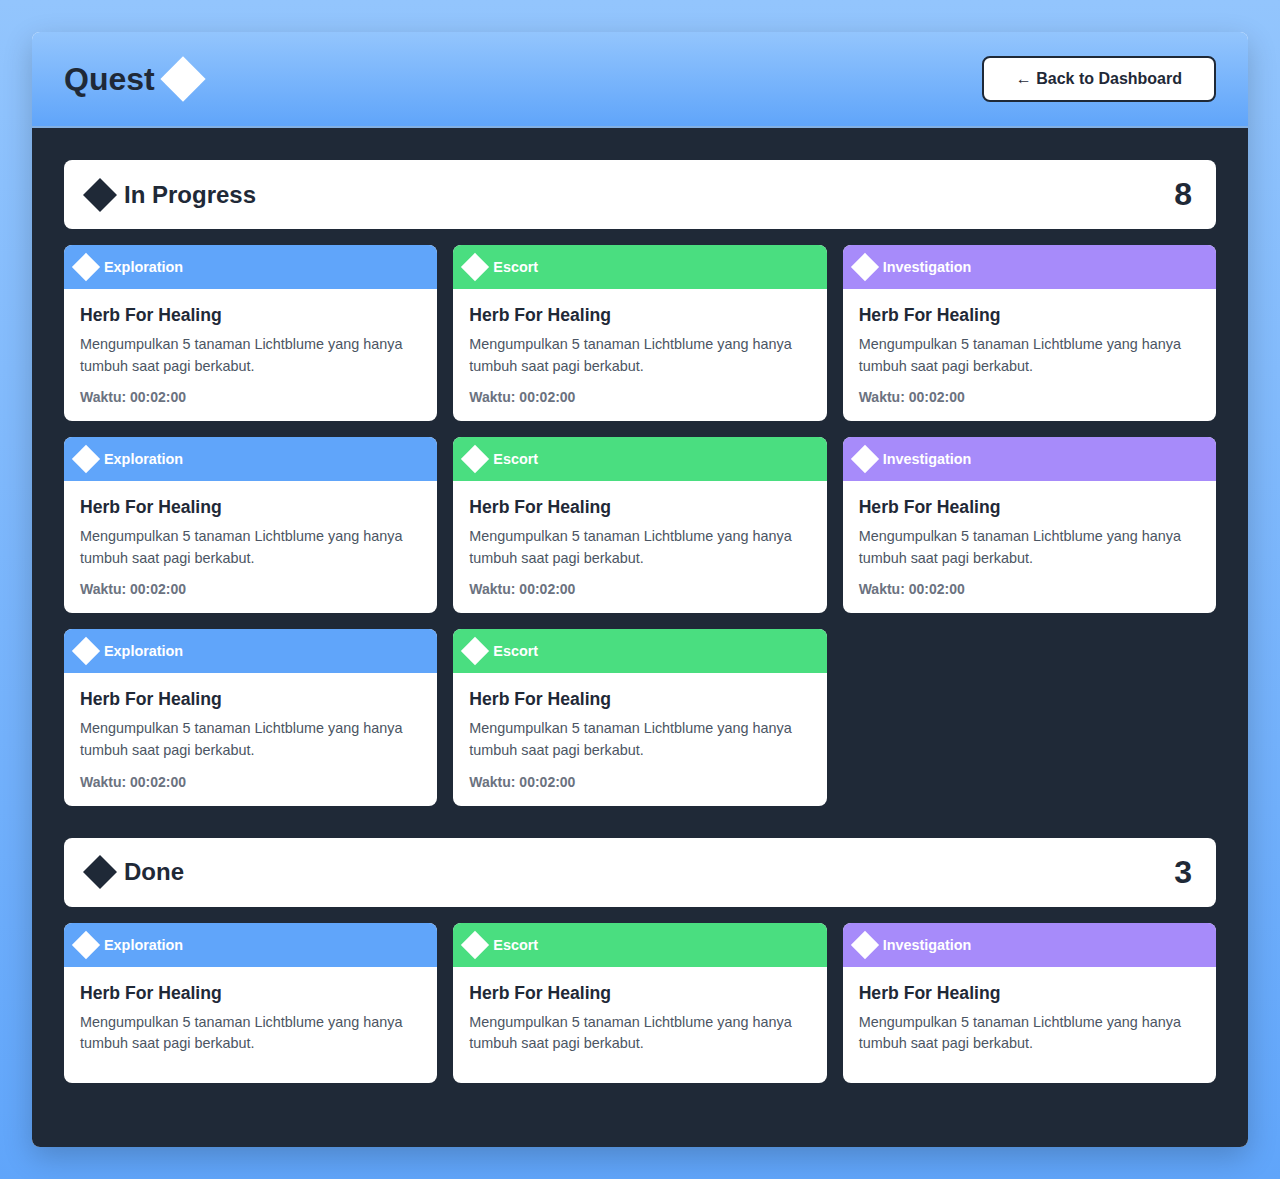
<file: frontend/quest.html>
<!DOCTYPE html>
<html lang="id">
<head>
    <meta charset="UTF-8">
    <meta name="viewport" content="width=device-width, initial-scale=1.0">
    <title>Frieren RPG - Quest</title>
    
    <!-- EMBEDDED CSS -->
    <style>
        /* ====================================================================
           QUEST PAGE CSS - EMBEDDED
           ==================================================================== */
        
        /* Reset & Base */
        * {
            margin: 0;
            padding: 0;
            box-sizing: border-box;
        }

        body {
            font-family: 'Segoe UI', Tahoma, Geneva, Verdana, sans-serif;
            background: linear-gradient(to bottom, #93c5fd, #60a5fa);
            min-height: 100vh;
            padding: 2rem;
        }

        /* Container */
        .quest-container {
            max-width: 1600px;
            margin: 0 auto;
            background-color: white;
            border-radius: 0.5rem;
            overflow: hidden;
            box-shadow: 0 10px 30px rgba(0, 0, 0, 0.2);
        }

        /* Header */
        .quest-header {
            display: flex;
            justify-content: space-between;
            align-items: center;
            padding: 1.5rem 2rem;
            background: linear-gradient(to bottom, #93c5fd, #60a5fa);
            border-bottom: 2px solid rgba(0, 0, 0, 0.1);
        }

        .header-title-group {
            display: flex;
            align-items: center;
            gap: 0.75rem;
        }

        .quest-title {
            font-size: 2rem;
            font-weight: bold;
            color: #1f2937;
            margin: 0;
        }

        .title-diamond {
            width: 2rem;
            height: 2rem;
            background-color: white;
            transform: rotate(45deg);
        }

        .btn-back {
            padding: 0.75rem 2rem;
            background-color: white;
            color: #1f2937;
            border: 2px solid #1f2937;
            border-radius: 0.5rem;
            font-size: 1rem;
            font-weight: bold;
            cursor: pointer;
            transition: all 0.3s ease;
            text-decoration: none;
            display: inline-block;
        }

        .btn-back:hover {
            background-color: #1f2937;
            color: white;
            transform: translateY(-2px);
            box-shadow: 0 4px 8px rgba(0, 0, 0, 0.2);
        }

        /* Quest Body */
        .quest-body {
            padding: 2rem;
            background-color: #1f2937;
            min-height: calc(100vh - 200px);
        }

        /* Section Styling */
        .quest-section {
            margin-bottom: 2rem;
        }

        .section-header {
            background-color: white;
            border-radius: 0.5rem;
            padding: 1rem 1.5rem;
            margin-bottom: 1rem;
            display: flex;
            justify-content: space-between;
            align-items: center;
        }

        .section-title-group {
            display: flex;
            align-items: center;
            gap: 0.75rem;
        }

        .section-diamond {
            width: 1.5rem;
            height: 1.5rem;
            background-color: #1f2937;
            transform: rotate(45deg);
        }

        .section-title {
            font-size: 1.5rem;
            font-weight: bold;
            color: #1f2937;
            margin: 0;
        }

        .section-count {
            font-size: 2rem;
            font-weight: bold;
            color: #1f2937;
        }

        /* Quest Grid */
        .quest-grid {
            display: grid;
            grid-template-columns: repeat(auto-fill, minmax(280px, 1fr));
            gap: 1rem;
        }

        /* Quest Card */
        .quest-card {
            background-color: white;
            border-radius: 0.5rem;
            overflow: hidden;
            transition: transform 0.3s ease, box-shadow 0.3s ease;
        }

        .quest-card:hover {
            transform: translateY(-4px);
            box-shadow: 0 8px 16px rgba(0, 0, 0, 0.3);
        }

        .quest-type {
            padding: 0.75rem;
            display: flex;
            align-items: center;
            gap: 0.5rem;
        }

        .quest-type.exploration {
            background-color: #60a5fa;
        }

        .quest-type.escort {
            background-color: #4ade80;
        }

        .quest-type.investigation {
            background-color: #a78bfa;
        }

        .quest-diamond {
            width: 1.25rem;
            height: 1.25rem;
            background-color: white;
            transform: rotate(45deg);
            flex-shrink: 0;
        }

        .quest-type-text {
            color: white;
            font-weight: bold;
            font-size: 0.9rem;
        }

        .quest-card-body {
            padding: 1rem;
        }

        .quest-card-title {
            font-weight: bold;
            color: #1f2937;
            margin-bottom: 0.5rem;
            font-size: 1.1rem;
        }

        .quest-description {
            color: #4b5563;
            font-size: 0.9rem;
            line-height: 1.5;
            margin-bottom: 0.75rem;
        }

        .quest-time {
            color: #6b7280;
            font-size: 0.875rem;
            font-weight: 600;
        }

        /* Empty State */
        .empty-state {
            text-align: center;
            padding: 3rem;
            color: #9ca3af;
        }

        .empty-state p {
            font-size: 1.25rem;
        }
    </style>
</head>
<body>
    <!-- Quest Container -->
    <div class="quest-container">
        <!-- Header -->
        <header class="quest-header">
            <div class="header-title-group">
                <h1 class="quest-title">Quest</h1>
                <div class="title-diamond"></div>
            </div>
            <a href="dashboard.html" class="btn-back">← Back to Dashboard</a>
        </header>

        <!-- Quest Body -->
        <div class="quest-body">
            <!-- In Progress Section -->
            <section class="quest-section">
                <div class="section-header">
                    <div class="section-title-group">
                        <div class="section-diamond"></div>
                        <h2 class="section-title">In Progress</h2>
                    </div>
                    <span class="section-count" id="inProgressCount">0</span>
                </div>
                <div class="quest-grid" id="questInProgress">
                    <!-- Quest cards will be generated by JavaScript -->
                </div>
            </section>

            <!-- Done Section -->
            <section class="quest-section">
                <div class="section-header">
                    <div class="section-title-group">
                        <div class="section-diamond"></div>
                        <h2 class="section-title">Done</h2>
                    </div>
                    <span class="section-count" id="doneCount">0</span>
                </div>
                <div class="quest-grid" id="questDone">
                    <!-- Quest cards will be generated by JavaScript -->
                </div>
            </section>
        </div>
    </div>

    <!-- EMBEDDED JAVASCRIPT -->
    <script>
        /* ====================================================================
           QUEST PAGE JAVASCRIPT - EMBEDDED
           ==================================================================== */

        // Quest Data
        const questsData = {
            inProgress: [
                {
                    id: 1,
                    type: 'exploration',
                    title: 'Herb For Healing',
                    description: 'Mengumpulkan 5 tanaman Lichtblume yang hanya tumbuh saat pagi berkabut.',
                    time: '00:02:00'
                },
                {
                    id: 2,
                    type: 'escort',
                    title: 'Herb For Healing',
                    description: 'Mengumpulkan 5 tanaman Lichtblume yang hanya tumbuh saat pagi berkabut.',
                    time: '00:02:00'
                },
                {
                    id: 3,
                    type: 'investigation',
                    title: 'Herb For Healing',
                    description: 'Mengumpulkan 5 tanaman Lichtblume yang hanya tumbuh saat pagi berkabut.',
                    time: '00:02:00'
                },
                {
                    id: 4,
                    type: 'exploration',
                    title: 'Herb For Healing',
                    description: 'Mengumpulkan 5 tanaman Lichtblume yang hanya tumbuh saat pagi berkabut.',
                    time: '00:02:00'
                },
                {
                    id: 5,
                    type: 'escort',
                    title: 'Herb For Healing',
                    description: 'Mengumpulkan 5 tanaman Lichtblume yang hanya tumbuh saat pagi berkabut.',
                    time: '00:02:00'
                },
                {
                    id: 6,
                    type: 'investigation',
                    title: 'Herb For Healing',
                    description: 'Mengumpulkan 5 tanaman Lichtblume yang hanya tumbuh saat pagi berkabut.',
                    time: '00:02:00'
                },
                {
                    id: 7,
                    type: 'exploration',
                    title: 'Herb For Healing',
                    description: 'Mengumpulkan 5 tanaman Lichtblume yang hanya tumbuh saat pagi berkabut.',
                    time: '00:02:00'
                },
                {
                    id: 8,
                    type: 'escort',
                    title: 'Herb For Healing',
                    description: 'Mengumpulkan 5 tanaman Lichtblume yang hanya tumbuh saat pagi berkabut.',
                    time: '00:02:00'
                }
            ],
            done: [
                {
                    id: 9,
                    type: 'exploration',
                    title: 'Herb For Healing',
                    description: 'Mengumpulkan 5 tanaman Lichtblume yang hanya tumbuh saat pagi berkabut.'
                },
                {
                    id: 10,
                    type: 'escort',
                    title: 'Herb For Healing',
                    description: 'Mengumpulkan 5 tanaman Lichtblume yang hanya tumbuh saat pagi berkabut.'
                },
                {
                    id: 11,
                    type: 'investigation',
                    title: 'Herb For Healing',
                    description: 'Mengumpulkan 5 tanaman Lichtblume yang hanya tumbuh saat pagi berkabut.'
                }
            ]
        };

        /**
         * Create quest card HTML
         * @param {object} quest - Quest data
         * @param {boolean} showTime - Show time for in progress quests
         */
        function createQuestCard(quest, showTime = false) {
            return `
                <div class="quest-card">
                    <div class="quest-type ${quest.type}">
                        <div class="quest-diamond"></div>
                        <span class="quest-type-text">${capitalizeFirst(quest.type)}</span>
                    </div>
                    <div class="quest-card-body">
                        <h3 class="quest-card-title">${quest.title}</h3>
                        <p class="quest-description">${quest.description}</p>
                        ${showTime ? `<p class="quest-time">Waktu: ${quest.time}</p>` : ''}
                    </div>
                </div>
            `;
        }

        /**
         * Capitalize first letter
         */
        function capitalizeFirst(str) {
            return str.charAt(0).toUpperCase() + str.slice(1);
        }

        /**
         * Render all quests
         */
        function renderQuests() {
            const inProgressContainer = document.getElementById('questInProgress');
            const doneContainer = document.getElementById('questDone');
            const inProgressCount = document.getElementById('inProgressCount');
            const doneCount = document.getElementById('doneCount');

            // Render In Progress
            if (inProgressContainer) {
                if (questsData.inProgress.length > 0) {
                    inProgressContainer.innerHTML = questsData.inProgress
                        .map(quest => createQuestCard(quest, true))
                        .join('');
                } else {
                    inProgressContainer.innerHTML = '<div class="empty-state"><p>Tidak ada quest yang sedang berjalan</p></div>';
                }
            }

            // Render Done
            if (doneContainer) {
                if (questsData.done.length > 0) {
                    doneContainer.innerHTML = questsData.done
                        .map(quest => createQuestCard(quest, false))
                        .join('');
                } else {
                    doneContainer.innerHTML = '<div class="empty-state"><p>Belum ada quest yang diselesaikan</p></div>';
                }
            }

            // Update counts
            if (inProgressCount) {
                inProgressCount.textContent = questsData.inProgress.length;
            }
            if (doneCount) {
                doneCount.textContent = questsData.done.length;
            }
        }

        /**
         * Initialize quest page
         */
        function initQuestPage() {
            console.log('🎮 Initializing Quest Page...');
            renderQuests();
            console.log('✅ Quest page initialized!');
        }

        // Initialize when DOM is ready
        if (document.readyState === 'loading') {
            document.addEventListener('DOMContentLoaded', initQuestPage);
        } else {
            initQuestPage();
        }
    </script>
</body>
</html>

<!-- 
================================================================================
PENJELASAN QUEST.HTML
================================================================================

STRUKTUR FILE:
1. HTML dengan embedded CSS dan JavaScript
2. Self-contained, tidak perlu file eksternal
3. Easy to deploy dan maintain

CSS SECTION (EMBEDDED):
- Linear gradient background (Blue theme)
- Card-based layout untuk quest items
- Grid system dengan auto-fill untuk responsive
- Hover effects untuk interactivity
- Color coding untuk quest types (Exploration=Blue, Escort=Green, Investigation=Purple)
- Clean white container dengan shadow

JAVASCRIPT SECTION (EMBEDDED):
- Quest data management (in progress & done)
- Dynamic HTML generation dengan template strings
- createQuestCard(): Generate HTML untuk quest card
- renderQuests(): Populate quest containers
- Empty state handling: Show message jika tidak ada quest
- capitalizeFirst(): Utility function untuk formatting

KEY FEATURES:
✅ Responsive grid layout (auto-adjust berdasarkan screen size)
✅ Quest type color coding untuk visual distinction
✅ Timer display untuk in progress quests
✅ Card hover effects
✅ Count badges untuk quick overview
✅ Empty state messages
✅ Back button ke dashboard
✅ Clean separation antara in progress & done

QUEST TYPES:
1. Exploration (Blue) - Quest eksplorasi
2. Escort (Green) - Quest escort/pendampingan
3. Investigation (Purple) - Quest investigasi

DATA STRUCTURE:
- questsData object dengan 2 arrays:
  * inProgress: Quest yang sedang berjalan (dengan timer)
  * done: Quest yang sudah selesai (tanpa timer)

FUTURE ENHANCEMENTS:
- Real-time countdown timer
- Quest filtering by type
- Quest search functionality
- Sort by deadline/priority
- Quest detail modal
- Complete quest action
- Connect to API/backend

================================================================================
-->
</file>
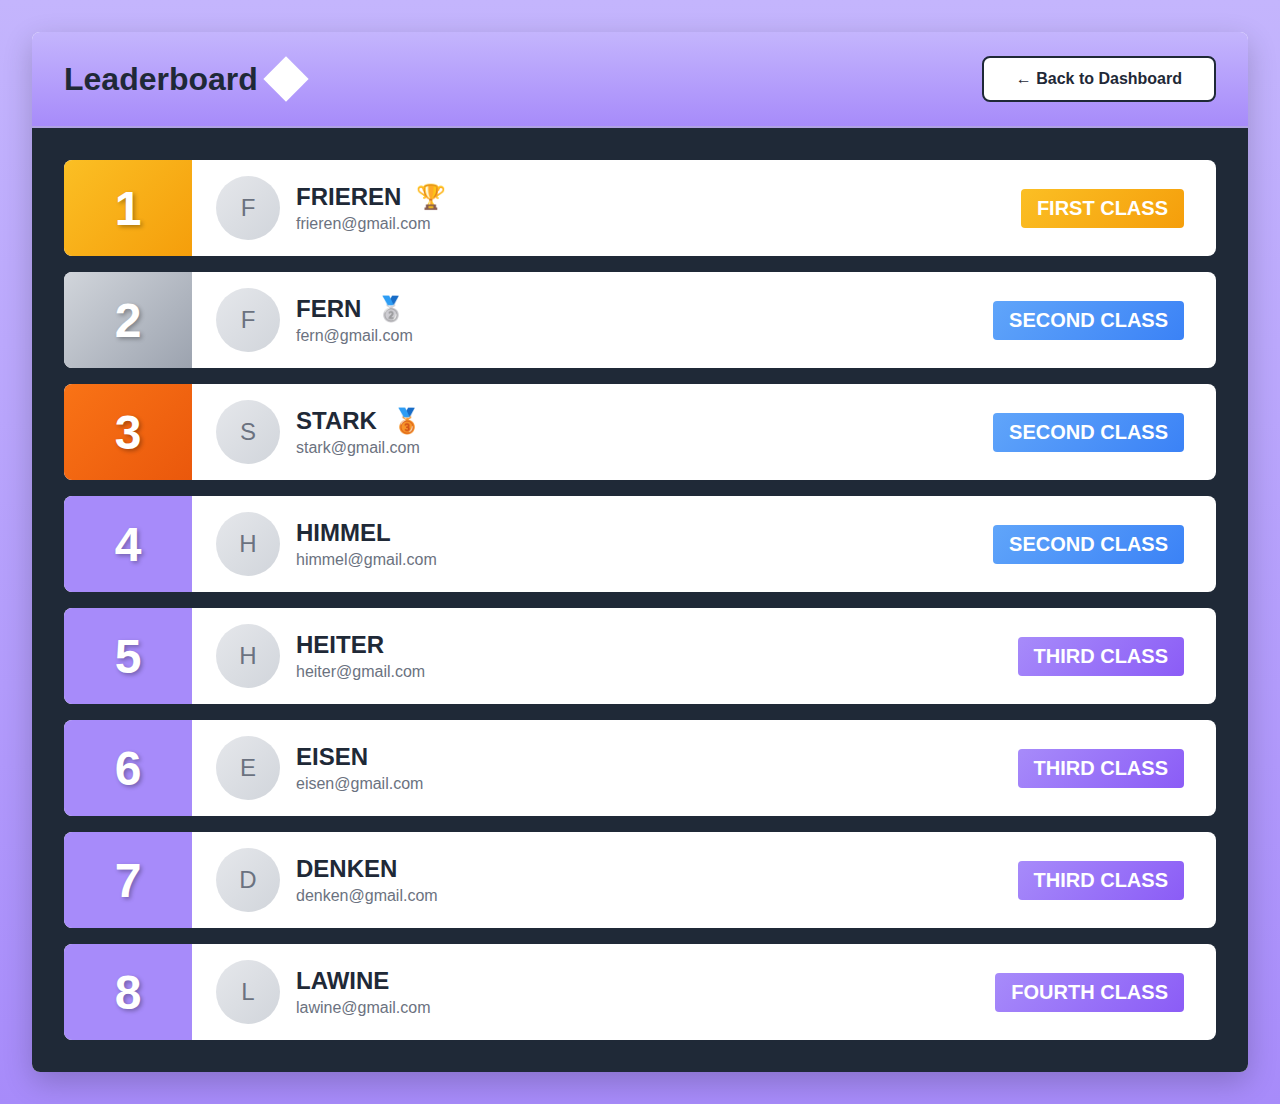
<file: frontend/ranking.html>
<!DOCTYPE html>
<html lang="id">
<head>
    <meta charset="UTF-8">
    <meta name="viewport" content="width=device-width, initial-scale=1.0">
    <title>Frieren RPG - Leaderboard</title>
    
    <!-- EMBEDDED CSS -->
    <style>
        /* ====================================================================
           RANKING PAGE CSS - EMBEDDED
           ==================================================================== */
        
        /* Reset & Base Styles */
        * {
            margin: 0;
            padding: 0;
            box-sizing: border-box;
        }

        body {
            font-family: 'Segoe UI', Tahoma, Geneva, Verdana, sans-serif;
            background: linear-gradient(to bottom, #c4b5fd, #a78bfa);
            min-height: 100vh;
            padding: 2rem;
        }

        /* Main Container */
        .ranking-container {
            max-width: 1400px;
            margin: 0 auto;
            background-color: white;
            border-radius: 0.5rem;
            overflow: hidden;
            box-shadow: 0 10px 30px rgba(0, 0, 0, 0.2);
        }

        /* Header */
        .ranking-header {
            display: flex;
            justify-content: space-between;
            align-items: center;
            padding: 1.5rem 2rem;
            background: linear-gradient(to bottom, #c4b5fd, #a78bfa);
            border-bottom: 2px solid rgba(0, 0, 0, 0.1);
        }

        .header-title-group {
            display: flex;
            align-items: center;
            gap: 0.75rem;
        }

        .ranking-title {
            font-size: 2rem;
            font-weight: bold;
            color: #1f2937;
            margin: 0;
        }

        .title-diamond {
            width: 2rem;
            height: 2rem;
            background-color: white;
            transform: rotate(45deg);
        }

        .btn-back {
            padding: 0.75rem 2rem;
            background-color: white;
            color: #1f2937;
            border: 2px solid #1f2937;
            border-radius: 0.5rem;
            font-size: 1rem;
            font-weight: bold;
            cursor: pointer;
            transition: all 0.3s ease;
            text-decoration: none;
            display: inline-block;
        }

        .btn-back:hover {
            background-color: #1f2937;
            color: white;
            transform: translateY(-2px);
            box-shadow: 0 4px 8px rgba(0, 0, 0, 0.2);
        }

        /* Ranking Body */
        .ranking-body {
            padding: 2rem;
            background-color: #1f2937;
            min-height: calc(100vh - 200px);
        }

        /* Leaderboard List */
        .leaderboard-list {
            display: flex;
            flex-direction: column;
            gap: 1rem;
        }

        /* Leaderboard Item */
        .leaderboard-item {
            display: flex;
            align-items: center;
            background-color: white;
            border-radius: 0.5rem;
            overflow: hidden;
            transition: transform 0.3s ease, box-shadow 0.3s ease;
        }

        .leaderboard-item:hover {
            transform: translateX(8px);
            box-shadow: 0 8px 16px rgba(0, 0, 0, 0.3);
        }

        /* Rank Badge */
        .leaderboard-rank {
            width: 8rem;
            height: 6rem;
            display: flex;
            align-items: center;
            justify-content: center;
            flex-shrink: 0;
        }

        /* Different colors for top 3 */
        .leaderboard-rank.rank-1 {
            background: linear-gradient(135deg, #fbbf24, #f59e0b); /* Gold */
        }

        .leaderboard-rank.rank-2 {
            background: linear-gradient(135deg, #d1d5db, #9ca3af); /* Silver */
        }

        .leaderboard-rank.rank-3 {
            background: linear-gradient(135deg, #f97316, #ea580c); /* Bronze */
        }

        .leaderboard-rank.rank-other {
            background-color: #a78bfa; /* Purple */
        }

        .rank-number {
            font-size: 3rem;
            font-weight: bold;
            color: white;
            text-shadow: 2px 2px 4px rgba(0, 0, 0, 0.3);
        }

        /* Player Info Section */
        .leaderboard-info {
            flex: 1;
            display: flex;
            align-items: center;
            gap: 1rem;
            padding: 1rem 1.5rem;
        }

        .player-avatar {
            width: 4rem;
            height: 4rem;
            background: linear-gradient(135deg, #e5e7eb, #d1d5db);
            border-radius: 50%;
            flex-shrink: 0;
            display: flex;
            align-items: center;
            justify-content: center;
            font-size: 1.5rem;
            color: #6b7280;
        }

        .player-details {
            flex: 1;
        }

        .player-name {
            font-size: 1.5rem;
            font-weight: bold;
            color: #1f2937;
            margin-bottom: 0.25rem;
        }

        .player-email {
            color: #6b7280;
            font-size: 1rem;
        }

        /* Class Badge */
        .leaderboard-class {
            padding-right: 2rem;
            flex-shrink: 0;
        }

        .class-badge {
            font-size: 1.25rem;
            font-weight: bold;
            padding: 0.5rem 1rem;
            border-radius: 0.25rem;
            display: inline-block;
        }

        .class-badge.first-class {
            background: linear-gradient(135deg, #fbbf24, #f59e0b);
            color: white;
        }

        .class-badge.second-class {
            background: linear-gradient(135deg, #60a5fa, #3b82f6);
            color: white;
        }

        .class-badge.third-class {
            background: linear-gradient(135deg, #a78bfa, #8b5cf6);
            color: white;
        }

        /* Empty State */
        .empty-state {
            text-align: center;
            padding: 3rem;
            color: #9ca3af;
        }

        .empty-state p {
            font-size: 1.25rem;
        }

        /* Trophy Icons for Top 3 */
        .trophy-icon {
            display: inline-block;
            margin-left: 0.5rem;
            font-size: 1.5rem;
        }
    </style>
</head>
<body>
    <!-- Ranking Container -->
    <div class="ranking-container">
        <!-- Header -->
        <header class="ranking-header">
            <div class="header-title-group">
                <h1 class="ranking-title">Leaderboard</h1>
                <div class="title-diamond"></div>
            </div>
            <a href="dashboard.html" class="btn-back">← Back to Dashboard</a>
        </header>

        <!-- Ranking Body -->
        <div class="ranking-body">
            <div class="leaderboard-list" id="leaderboardList">
                <!-- Leaderboard items will be generated by JavaScript -->
            </div>
        </div>
    </div>

    <!-- EMBEDDED JAVASCRIPT -->
    <script>
        /* ====================================================================
           RANKING PAGE JAVASCRIPT - EMBEDDED
           ==================================================================== */

        // Leaderboard Data
        const leaderboardData = [
            { rank: 1, name: 'FRIEREN', email: 'frieren@gmail.com', class: 'FIRST CLASS', questsCompleted: 180 },
            { rank: 2, name: 'FERN', email: 'fern@gmail.com', class: 'SECOND CLASS', questsCompleted: 140 },
            { rank: 3, name: 'STARK', email: 'stark@gmail.com', class: 'SECOND CLASS', questsCompleted: 120 },
            { rank: 4, name: 'HIMMEL', email: 'himmel@gmail.com', class: 'SECOND CLASS', questsCompleted: 95 },
            { rank: 5, name: 'HEITER', email: 'heiter@gmail.com', class: 'THIRD CLASS', questsCompleted: 68 },
            { rank: 6, name: 'EISEN', email: 'eisen@gmail.com', class: 'THIRD CLASS', questsCompleted: 52 },
            { rank: 7, name: 'DENKEN', email: 'denken@gmail.com', class: 'THIRD CLASS', questsCompleted: 42 },
            { rank: 8, name: 'LAWINE', email: 'lawine@gmail.com', class: 'FOURTH CLASS', questsCompleted: 28 }
        ];

        /**
         * Get rank class for styling
         * @param {number} rank - Player rank
         */
        function getRankClass(rank) {
            if (rank === 1) return 'rank-1';
            if (rank === 2) return 'rank-2';
            if (rank === 3) return 'rank-3';
            return 'rank-other';
        }

        /**
         * Get class badge class name
         * @param {string} className - Class name
         */
        function getClassBadgeClass(className) {
            if (className.includes('FIRST')) return 'first-class';
            if (className.includes('SECOND')) return 'second-class';
            if (className.includes('THIRD')) return 'third-class';
            return 'third-class'; // Default
        }

        /**
         * Get trophy emoji for top 3
         * @param {number} rank - Player rank
         */
        function getTrophyIcon(rank) {
            if (rank === 1) return '🏆';
            if (rank === 2) return '🥈';
            if (rank === 3) return '🥉';
            return '';
        }

        /**
         * Get initial from name
         * @param {string} name - Player name
         */
        function getInitial(name) {
            return name.charAt(0).toUpperCase();
        }

        /**
         * Create leaderboard item HTML
         * @param {object} player - Player data
         */
        function createLeaderboardItem(player) {
            const rankClass = getRankClass(player.rank);
            const classBadgeClass = getClassBadgeClass(player.class);
            const trophy = getTrophyIcon(player.rank);
            const initial = getInitial(player.name);

            return `
                <div class="leaderboard-item">
                    <div class="leaderboard-rank ${rankClass}">
                        <span class="rank-number">${player.rank}</span>
                    </div>
                    <div class="leaderboard-info">
                        <div class="player-avatar">
                            ${initial}
                        </div>
                        <div class="player-details">
                            <h3 class="player-name">
                                ${player.name}
                                ${trophy ? `<span class="trophy-icon">${trophy}</span>` : ''}
                            </h3>
                            <p class="player-email">${player.email}</p>
                        </div>
                    </div>
                    <div class="leaderboard-class">
                        <span class="class-badge ${classBadgeClass}">${player.class}</span>
                    </div>
                </div>
            `;
        }

        /**
         * Render leaderboard
         */
        function renderLeaderboard() {
            const container = document.getElementById('leaderboardList');

            if (container) {
                if (leaderboardData.length > 0) {
                    // Sort by rank (ascending)
                    const sortedData = [...leaderboardData].sort((a, b) => a.rank - b.rank);
                    
                    container.innerHTML = sortedData
                        .map(player => createLeaderboardItem(player))
                        .join('');
                } else {
                    container.innerHTML = '<div class="empty-state"><p>Belum ada data leaderboard</p></div>';
                }
            }
        }

        /**
         * Initialize ranking page
         */
        function initRankingPage() {
            console.log('🏆 Initializing Ranking Page...');
            renderLeaderboard();
            console.log('✅ Ranking page initialized!');
            console.log(`📊 Total players: ${leaderboardData.length}`);
        }

        // Initialize when DOM is ready
        if (document.readyState === 'loading') {
            document.addEventListener('DOMContentLoaded', initRankingPage);
        } else {
            initRankingPage();
        }
    </script>
</body>
</html>

<!-- 
================================================================================
PENJELASAN RANKING.HTML
================================================================================

STRUKTUR FILE:
1. Single HTML file dengan embedded CSS dan JavaScript
2. Self-contained, tidak memerlukan dependencies eksternal
3. Easy deployment dan maintenance

CSS SECTION (EMBEDDED):
- Purple gradient background untuk theme consistency
- Card-based layout untuk leaderboard items
- Special styling untuk top 3 ranks:
  * Rank 1: Gold gradient (🏆)
  * Rank 2: Silver gradient (🥈)
  * Rank 3: Bronze gradient (🥉)
  * Others: Purple solid
- Class badges dengan color coding:
  * First Class: Gold
  * Second Class: Blue
  * Third Class: Purple
- Hover effect dengan translateX untuk smooth interaction
- Circular avatar dengan initial letter

JAVASCRIPT SECTION (EMBEDDED):
- Leaderboard data dengan extended info (quests completed)
- Dynamic HTML generation dengan template strings
- Helper functions:
  * getRankClass(): Return CSS class berdasarkan rank
  * getClassBadgeClass(): Return CSS class untuk class badge
  * getTrophyIcon(): Return emoji trophy untuk top 3
  * getInitial(): Extract first letter untuk avatar
- createLeaderboardItem(): Generate HTML untuk 1 player
- renderLeaderboard(): Populate container dengan sorted data
- Sort functionality untuk ensure correct order

KEY FEATURES:
✅ Visual distinction untuk top 3 players (different colors)
✅ Trophy icons untuk top 3 (🏆🥈🥉)
✅ Class badges dengan gradient colors
✅ Avatar dengan initial letters
✅ Smooth hover animations (translateX + shadow)
✅ Empty state handling
✅ Automatic sorting by rank
✅ Back button ke dashboard
✅ Responsive layout

LEADERBOARD STRUCTURE:
- Rank badge (colored based on position)
- Player info section:
  * Avatar (circular dengan initial)
  * Name (dengan trophy jika top 3)
  * Email
- Class badge (colored based on class tier)

CLASS TIERS:
1. First Class (Gold) - Highest tier
2. Second Class (Blue) - Middle tier
3. Third Class (Purple) - Lower tier
4. Fourth Class and below - Default purple

VISUAL HIERARCHY:
- Top 3 ranks dibedakan dengan gradient warna special
- Trophy icons untuk instant recognition
- Class badges untuk show achievement level
- Hover effect untuk indicate interactivity

DATA STRUCTURE:
- leaderboardData array dengan player objects:
  * rank: Position number
  * name: Player name
  * email: Player email
  * class: Class tier
  * questsCompleted: Total completed quests (for future use)

FUTURE ENHANCEMENTS:
- Search functionality
- Filter by class tier
- Pagination untuk large datasets
- Player profile modal on click
- Quest completion details
- Achievement badges
- Real-time updates
- Connect to API/backend

================================================================================
-->
</file>
<file: asset/style.css>
body {
    background: linear-gradient(to bottom, #1E2128 40%, #273452 60%);
    min-height: 100vh;
    margin: 0;
    padding: 0;
}

* {
    margin: 0;
    padding: 0;
    box-sizing: border-box;
}

/* ===== NAVBAR ===== */
.navbar {
    position: fixed;
    top: 0;
    left: 0;
    width: 100%;
    padding: 20px 60px;
    z-index: 1000;
    transition: all 0.3s ease;
    background: transparent;
}

.navbar.scrolled {
    background: #273452;
    box-shadow: 0 2px 10px rgba(0, 0, 0, 0.3);
    padding: 15px 60px;
}

.nav-container {
    display: flex;
    justify-content: space-between;
    align-items: center;
    max-width: 1400px;
    margin: 0 auto;
}

.logo img {
    height: 70px;
    transition: height 0.3s ease;
}

.navbar.scrolled .logo img {
    height: 50px;
}

.nav-menu {
    display: flex;
    list-style: none;
    gap: 30px;
    align-items: center;
    margin: 0;
    padding: 0;
}

.nav-link {
    color: white;
    text-decoration: none;
    font-family: 'Cinzel Decorative', serif;
    font-size: 16px;
    font-weight: 650;
    letter-spacing: 1px;
    text-transform: uppercase;
    transition: opacity 0.3s;
    text-shadow: 1px 1px 3px rgba(0, 0, 0, 0.5);
}

.nav-link:hover {
    opacity: 0.7;
}

.logout-btn {
    position: relative;
    color: #1e3a5f;
    text-decoration: none;
    font-family: 'Cinzel Decorative', serif;
    font-size: 16px;
    font-weight: 650;
    text-transform: uppercase;
    padding: 12px 25px;
    background: white;
    border-radius: 60px;
    border: 0.5px solid white;
    box-shadow: 0 4px 10px rgba(0, 0, 0, 0.2);
    transition: all 0.3s ease;
    display: inline-block;
}

.logout-btn::before {
    content: '';
    position: absolute;
    top: 2px;
    left: 2px;
    right: 2px;
    bottom: 2px;
    border: 0.5px solid #1e3a5f;
    border-radius: 55px;
    pointer-events: none;
}

.logout-btn:hover {
    background: #1e3a5f;
    color: white;
    transform: translateY(-2px);
    box-shadow: 0 6px 12px rgba(0, 0, 0, 0.3);
}

.hamburger {
    display: none;
    flex-direction: column;
    cursor: pointer;
    gap: 5px;
}

.hamburger span {
    width: 25px;
    height: 3px;
    background: white;
    transition: all 0.3s;
    border-radius: 2px;
}

/* ===== BANNER ===== */
.banner {
    position: relative;
    width: 100%;
    height: 100vh;
    min-height: 700px;
    overflow: visible;
    display: flex;
    justify-content: center;
    align-items: center;
}

.banner-bg {
    position: absolute;
    top: 0;
    left: 0;
    width: 100%;
    height: 100%;
    background-image: url('foto/banner.png');
    background-size: cover;
    background-position: center;
    z-index: 1;
}

.banner-overlay {
    position: absolute;
    top: 0;
    left: 0;
    width: 100%;
    height: 100%;
    background: linear-gradient(
        to bottom,
        rgba(0, 0, 0, 0.35),
        rgba(0, 0, 0, 0)
    );
    z-index: 2;
}

.banner-content {
    position: relative;
    z-index: 3;
    text-align: center;
    color: white;
}

.main-title {
    font-family: 'Cinzel Decorative', serif;
    font-size: 150px;
    font-weight: 900;
    letter-spacing: 5px;
    text-shadow: 
        0px 8px #101F2A,
        0px 4px #101F2A;
}

.subtitle {
    font-family: 'Playfair Display', serif;
    font-size: 60px;
    font-weight: 550;
    letter-spacing: 1px;
    color: white;
    display: flex;
    align-items: center;
    justify-content: center;
    gap: 15px;
    margin-top: 20px;
}

/* Curved Divider */
.curve-divider {
    position: absolute;
    bottom: -1px;
    left: 50%;
    transform: translateX(-50%);
    width: 100%;
    line-height: 0;
    z-index: 4;
}

.curve-divider img {
    position: absolute;
    left: 50%;
    transform: translateX(-50%);
    width: 100%;
    bottom: -4.25em;
    z-index: 1;
}

/* ===== CONTENT SECTION ===== */
.content-section {
    width: 100%;
    min-height: 300vh;
    padding: 1px 60px;
    color: white;
    position: relative;
    z-index: 5;
    padding-bottom: 80px;
}

.about {
    display: flex;
    flex-direction: column;
    align-items: center;
    justify-content: center;
}

.about img:first-child {
    margin-top: -50px;
    margin-bottom: 20px;
}

.about img:nth-child(2) {
    margin-bottom: 50px;
}

.about h1 {
    width: 800px;
    max-width: 90%;
    font-family: 'Playfair Display', serif;
    text-align: center;
    font-weight: 80;
    margin-bottom: 55px;
}

/* Join button */
.login-btn {
    position: relative;
    color: #1e3a5f;
    text-decoration: none;
    font-family: 'Cinzel Decorative', serif;
    font-size: 32px;
    font-weight: 300;
    text-transform: uppercase;
    padding: 24px 50px;
    background: white;
    border-radius: 60px;
    border: 0.5px solid white;
    box-shadow: 0 4px 10px rgba(0, 0, 0, 0.2);
    transition: all 0.3s ease;
    display: inline-block;
}

.login-btn::before {
    content: '';
    position: absolute;
    top: 5px;
    left: 5px;
    right: 5px;
    bottom: 5px;
    border: 0.5px solid #1e3a5f;
    border-radius: 55px;
    pointer-events: none;
}

.login-btn:hover {
    background: #1e3a5f;
    color: white;
    transform: translateY(-2px);
    box-shadow: 0 6px 12px rgba(0, 0, 0, 0.3);
}

/* ===== SLIDER ===== */
.slider {
    width: 100%;
    max-width: 1400px;
    margin: 80px auto;
    position: relative;
}

.slider-container {
    width: 100%;
    overflow: hidden;
    position: relative;
    padding: 40px 0;
}

.slides {
    display: flex;
    gap: 30px;
    transition: transform 0.6s ease-in-out;
    padding: 0 200px;
}

.slide {
    min-width: calc(50% - 15px);
    flex-shrink: 0;
    position: relative;
    transition: all 0.6s ease-in-out;
    opacity: 0.5;
    transform: scale(0.85);
    cursor: pointer;
}

.slide.active {
    opacity: 1;
    transform: scale(1);
}

.slide .frame {
    position: absolute;
    width: 100%;
    height: 100%;
    top: 0;
    left: 0;
    pointer-events: none;
    z-index: 10;
}

.slide .content {
    width: 95%;
    height: 85%;
    display: block;
    object-fit: cover;
    border-radius: 20px;
    border: 4px solid #fff;
    box-shadow: 0 20px 60px rgba(0,0,0,0.5);
    aspect-ratio: 16/9;
    margin: 0 auto;
}

/*feature*/
.feature {
    display: flex;
    flex-direction: column;
    align-items: center;
    justify-content: center;
}

.feature img{
    margin-bottom: 100px;
}

.fitur {
    display: flex;
    flex-direction: row;
    align-items: center;
    justify-content: center;
    gap: 20px;
}

.fitur img {
    width: 450px;
    height: auto;
    transition: all 0.4s cubic-bezier(0.25, 0.46, 0.45, 0.94);
    cursor: pointer;
}

.fitur img:hover {
    transform: translateY(-20px);
    filter: brightness(1.2) drop-shadow(0 20px 30px rgba(0, 0, 0, 0.2));;
}

/* footer */
.footer {
    width: 100%;
    line-height: 0;
    position: relative;
}

.footer img {
    width: 100%;
    display: block;
}

.footer-content {
    font-family: 'Cinzel Decorative', serif;
    position: absolute;
    top: 80%;
    left: 50%;
    transform: translate(-50%, -50%);
    text-align: center;
    color: white;
    width: 100%;
    z-index: 2;
}

.footer-content h2 {
    font-weight: 800;
    font-size: 3rem;
    margin-bottom: 7rem;
    letter-spacing: 0.1em;
}

.footer-nav {
    font-weight: 600;
    display: flex;
    justify-content: center;
    gap: 4.5rem;
    margin-bottom: 3.5rem;
}

.footer-nav a {
    color: white;
    text-decoration: none;
    font-size: 1.2rem;
    font-weight: 500;
    transition: opacity 0.3s ease;
}

.footer-nav a:hover {
    opacity: 0.7;
}

.copyright {
    font-size: 0.9rem;
    font-weight: 600;
    opacity: 0.8;
    margin: 0;
}

/* ===== RESPONSIVE ===== */

/* Tablet */
@media (max-width: 1024px) {
    .content-section {
        padding: 1px 40px;
    }

    .slides {
        padding: 0 100px;
    }

    .slide {
        min-width: calc(60% - 15px);
    }

    .fitur {
        flex-wrap: wrap;
    }

    .fitur img {
        width: 350px;
    }

    .footer-content h2 {
        font-size: 2.5rem;
        margin-bottom: 5rem;
    }

    .footer-nav {
        gap: 3rem;
    }
}

/* Mobile */
@media (max-width: 768px) {
    .navbar {
        padding: 15px 20px;
    }

    .hamburger {
        display: flex;
    }

    .nav-menu {
        position: fixed;
        top: 70px;
        right: -100%;
        flex-direction: column;
        background: #273452;
        width: 100%;
        padding: 30px 0;
        gap: 20px;
        transition: right 0.3s ease;
        box-shadow: 0 4px 10px rgba(0, 0, 0, 0.3);
    }

    .nav-menu.active {
        right: 0;
    }

    .logout-btn {
        margin-top: 10px;
    }

    .logo img {
        height: 40px;
    }

    .main-title {
        font-size: 60px;
    }

    .subtitle {
        font-size: 28px;
    }

    .subtitle img {
        width: 30px;
        height: 30px;
    }

    .content-section {
        padding: 60px 20px;
        min-height: auto;
    }

    .about h1 {
        font-size: 1.2rem;
        width: 100%;
    }

    .about img:first-child {
        width: 40px;
        margin-top: -30px;
    }

    .about img:nth-child(2) {
        width: 200px;
        margin-bottom: 30px;
    }

    .login-btn {
        font-size: 20px;
        padding: 16px 32px;
    }

    /* Slider Mobile */
    .slider {
        margin: 40px auto;
    }

    .slider-container {
        padding: 20px 0;
    }

    .slides {
        padding: 0 20px;
        gap: 15px;
    }
    
    .slide {
        min-width: calc(90% - 15px);
        transform: scale(0.9);
    }

    .slide.active {
        transform: scale(1);
    }

    .slide .content {
        width: 100%;
        height: auto;
        border: 2px solid #fff;
        border-radius: 15px;
    }

    .slide .frame {
        display: none; /* Sembunyikan frame di mobile untuk tampilan lebih bersih */
    }

    /* Feature Mobile */
    .feature img:first-child {
        width: 250px;
        margin-bottom: 50px;
    }

    .fitur {
        flex-direction: column;
        gap: 30px;
    }

    .fitur img {
        width: 100%;
        max-width: 300px;
    }

    /* Footer Mobile */
    .footer-content {
        top: 75%;
    }

    .footer-content h2 {
        font-size: 1.5rem;
        margin-bottom: 2rem;
    }

    .footer-nav {
        flex-direction: column;
        gap: 1rem;
        margin-bottom: 2rem;
    }

    .footer-nav a {
        font-size: 1rem;
    }

    .copyright {
        font-size: 0.7rem;
    }
}

/* Extra Small Mobile */
@media (max-width: 480px) {
    .main-title {
        font-size: 40px;
        letter-spacing: 2px;
    }

    .subtitle {
        font-size: 20px;
        gap: 10px;
    }

    .subtitle img {
        width: 20px;
        height: 20px;
    }

    .login-btn {
        font-size: 18px;
        padding: 14px 28px;
    }

    .slides {
        padding: 0 10px;
    }

    .slide {
        min-width: 100%;
    }

    .footer-content h2 {
        font-size: 1.2rem;
        margin-bottom: 1.5rem;
    }

    .footer-nav a {
        font-size: 0.9rem;
    }
}

.hamburger.active span:nth-child(1) {
    transform: rotate(45deg) translate(8px, 8px);
}

.hamburger.active span:nth-child(2) {
    opacity: 0;
}

.hamburger.active span:nth-child(3) {
    transform: rotate(-45deg) translate(8px, -8px);
}
</file>
<file: asset/misi.css>
/* GLOBAL STYLES */
* {
    margin: 0;
    padding: 0;
    box-sizing: border-box;
}

body {
    font-family: 'Lora', serif;
    overflow: hidden;
    height: 100vh;
}

/* BACKGROUND */
.background {
    position: fixed;
    top: 0;
    left: 0;
    width: 100%;
    height: 100%;
    background-color: #334155;
    z-index: -1;
}

.background img {
    width: 100%;
    height: 100%;
    object-fit: cover;
}

/* ===== NAVBAR ===== */
.navbar {
    position: fixed;
    top: 0;
    left: 0;
    width: 100%;
    padding: 20px 60px;
    z-index: 1000;
    transition: all 0.3s ease;
    background: transparent;
}

.navbar.scrolled {
    background: #273452;
    box-shadow: 0 2px 10px rgba(0, 0, 0, 0.3);
    padding: 15px 60px;
}

.nav-container {
    display: flex;
    justify-content: space-between;
    align-items: center;
    max-width: 1400px;
    margin: 0 auto;
}

.logo img {
    height: 70px;
    transition: height 0.3s ease;
}

.navbar.scrolled .logo img {
    height: 50px;
}

.nav-menu {
    display: flex;
    list-style: none;
    gap: 30px;
    align-items: center;
    margin: 0;
    padding: 0;
}

.nav-link {
    color: white;
    text-decoration: none;
    font-family: 'Cinzel Decorative', serif;
    font-size: 16px;
    font-weight: 650;
    letter-spacing: 1px;
    text-transform: uppercase;
    transition: opacity 0.3s;
    text-shadow: 1px 1px 3px rgba(0, 0, 0, 0.5);
}

.nav-link:hover {
    opacity: 0.7;
}

.logout-btn {
    position: relative;
    color: #1e3a5f;
    text-decoration: none;
    font-family: 'Cinzel Decorative', serif;
    font-size: 16px;
    font-weight: 650;
    text-transform: uppercase;
    padding: 12px 25px;
    background: white;
    border-radius: 60px;
    border: 0.5px solid white;
    box-shadow: 0 4px 10px rgba(0, 0, 0, 0.2);
    transition: all 0.3s ease;
    display: inline-block;
}

.logout-btn::before {
    content: '';
    position: absolute;
    top: 2px;
    left: 2px;
    right: 2px;
    bottom: 2px;
    border: 0.5px solid #1e3a5f;
    border-radius: 55px;
    pointer-events: none;
}

.logout-btn:hover {
    background: #1e3a5f;
    color: white;
    transform: translateY(-2px);
    box-shadow: 0 6px 12px rgba(0, 0, 0, 0.3);
}

.hamburger {
    display: none;
    flex-direction: column;
    cursor: pointer;
    gap: 5px;
}

.hamburger span {
    width: 25px;
    height: 3px;
    background: white;
    transition: all 0.3s;
    border-radius: 2px;
}

/* MAIN LAYOUT */
.main-container {
    position: relative;
    z-index: 10;
    display: flex;
    gap: 2rem;
    padding: 2rem;
    height: calc(100vh - 120px);
}

/* LEFT SIDEBAR */
.sidebar-left {
    width: 320px;
    display: flex;
    flex-direction: column;
    gap: 1rem;
}

.quest-type-btn {
    width: 100%;
    height: 112px;
    border-radius: 1rem;
    box-shadow: 0 10px 15px rgba(0, 0, 0, 0.3);
    transition: all 0.5s ease-in-out;
    display: flex;
    align-items: center;
    justify-content: center;
    color: white;
    font-size: 1.5rem;
    font-weight: bold;
    text-transform: capitalize;
    border: 4px dashed white;
    cursor: pointer;
    background-color: #4A5568;
    opacity: 0.6;
}

.quest-type-btn:hover {
    opacity: 0.8;
    transform: scale(1.02);
}

.quest-type-btn.active {
    opacity: 1;
    transform: scale(1);
}

.quest-type-btn.active[data-type="exploration"] {
    background-color: #87A1D5;
}

.quest-type-btn.active[data-type="escort"] {
    background-color: #87D593;
}

.quest-type-btn.active[data-type="investigation"] {
    background-color: #9B87D5;
}

/* QUEST LIST */
.quest-list-container {
    flex: 1;
    display: flex;
    flex-direction: column;
}

.quest-list {
    flex: 1;
    overflow-y: auto;
    padding: 1rem;
    display: flex;
    flex-direction: column;
    gap: 1rem;
    border-radius: 1rem;
    background-color: rgba(135, 161, 213, 0.2);
    transition: background-color 0.5s ease-in-out;
}

.quest-list[data-theme="exploration"] {
    background-color: rgba(135, 161, 213, 0.2);
}

.quest-list[data-theme="escort"] {
    background-color: rgba(135, 213, 147, 0.2);
}

.quest-list[data-theme="investigation"] {
    background-color: rgba(155, 135, 213, 0.2);
}

.quest-list::-webkit-scrollbar {
    width: 8px;
}

.quest-list::-webkit-scrollbar-track {
    background: rgba(255, 255, 255, 0.1);
    border-radius: 10px;
}

.quest-list::-webkit-scrollbar-thumb {
    background: rgba(255, 255, 255, 0.3);
    border-radius: 10px;
}

.quest-list::-webkit-scrollbar-thumb:hover {
    background: rgba(255, 255, 255, 0.5);
}

/* QUEST CARD */
.quest-card {
    display: flex;
    align-items: flex-start;
    gap: 1rem;
    padding: 1.5rem;
    background: rgba(255, 255, 255, 0.95);
    border-radius: 0.75rem;
    box-shadow: 0 4px 6px rgba(0, 0, 0, 0.1);
    cursor: pointer;
    transition: all 0.3s ease;
    border-left: 6px solid #87A1D5;
}

.quest-card:hover {
    transform: scale(1.02);
    box-shadow: 0 10px 15px rgba(0, 0, 0, 0.2);
}

.quest-icon {
    flex-shrink: 0;
    width: 80px;
    height: 80px;
    border-radius: 0.75rem;
    display: flex;
    align-items: center;
    justify-content: center;
    background-color: #87A1D5;
    transition: background-color 0.5s ease;
}

.quest-icon svg {
    color: white;
}

.quest-content {
    flex: 1;
}

.quest-title {
    font-size: 1.25rem;
    font-weight: bold;
    color: #1e293b;
    margin-bottom: 0.25rem;
}

.quest-description {
    font-size: 0.875rem;
    color: #475569;
    line-height: 1.5;
}

/* CHARACTER CARDS */
.sidebar-right {
    width: 384px;
    display: flex;
    flex-direction: column;
    gap: 1rem;
}

.character-card {
    position: relative;
    transition: transform 0.3s ease;
}

.character-card.large .card-inner {
    height: 384px;
}

.character-card.small .card-inner {
    height: 256px;
}

.card-inner {
    background: white;
    border-radius: 1.5rem;
    box-shadow: 0 20px 25px rgba(0, 0, 0, 0.15);
    overflow: hidden;
    border: 4px solid white;
    display: flex;
    align-items: center;
    justify-content: center;
    background: linear-gradient(135deg, #dbeafe 0%, #eff6ff 100%);
}

.character-card:hover {
    transform: scale(1.05) rotate(1deg);
}

.character-card.large:hover {
    transform: scale(1.05) rotate(1deg);
}

.character-card.small:first-child:hover {
    transform: scale(1.05) rotate(-2deg);
}

.character-card.small:last-child:hover {
    transform: scale(1.05) rotate(2deg);
}

.character-cards-row {
    display: flex;
    gap: 1rem;
}

.character-cards-row .character-card {
    flex: 1;
}

.placeholder-text {
    color: #94a3b8;
    font-size: 0.875rem;
}

.card-inner img {
    width: 100%;
    height: 100%;
    object-fit: cover;
}

/* MODAL */
.modal-overlay {
    position: fixed;
    top: 0;
    left: 0;
    width: 100%;
    height: 100%;
    background: rgba(0, 0, 0, 0.6);
    backdrop-filter: blur(4px);
    display: flex;
    align-items: center;
    justify-content: center;
    z-index: 1000;
    opacity: 0;
    pointer-events: none;
    transition: opacity 0.3s ease;
}

.modal-overlay.active {
    opacity: 1;
    pointer-events: auto;
}

.modal-content {
    max-width: 672px;
    width: 90%;
    border-radius: 1.5rem;
    box-shadow: 0 25px 50px rgba(0, 0, 0, 0.3);
    border: 4px solid rgba(255, 255, 255, 0.3);
    background-color: #87A1D5;
    transition: all 0.3s ease;
    transform: scale(0.9);
}

.modal-overlay.active .modal-content {
    transform: scale(1);
}

.modal-header {
    text-align: center;
    padding: 2rem 0;
}

.modal-icon {
    display: inline-flex;
    align-items: center;
    justify-content: center;
    width: 96px;
    height: 96px;
    border-radius: 50%;
    background: rgba(255, 255, 255, 0.3);
    margin-bottom: 1rem;
}

.modal-icon svg {
    color: white;
}

.modal-subtitle {
    font-size: 1.25rem;
    font-weight: 600;
    color: rgba(255, 255, 255, 0.8);
}

.modal-body {
    background: rgba(255, 255, 255, 0.95);
    backdrop-filter: blur(10px);
    padding: 3rem;
}

.modal-title {
    font-size: 2.25rem;
    font-weight: bold;
    color: #1e293b;
    margin-bottom: 1.5rem;
}

.modal-objective {
    font-size: 1.125rem;
    color: #334155;
    margin-bottom: 1.5rem;
}

.modal-objective strong {
    font-weight: bold;
}

.modal-description {
    color: #475569;
    line-height: 1.75;
    font-size: 1.125rem;
}

.modal-footer {
    padding: 2rem 3rem;
}

.btn-take-quest {
    width: 100%;
    padding: 1rem;
    background: #1e293b;
    color: white;
    border: none;
    border-radius: 9999px;
    font-family: 'Lora', serif;
    font-size: 1.25rem;
    font-weight: bold;
    cursor: pointer;
    transition: all 0.3s ease;
}

.btn-take-quest:hover {
    background: #334155;
    box-shadow: 0 10px 15px rgba(0, 0, 0, 0.3);
    transform: translateY(-2px);
}

.btn-take-quest:active {
    transform: translateY(0);
}

/* Mobile */
@media (max-width: 768px) {
    .navbar {
        padding: 15px 20px;
    }

    .hamburger {
        display: flex;
    }

    .nav-menu {
        position: fixed;
        top: 70px;
        right: -100%;
        flex-direction: column;
        background: #273452;
        width: 100%;
        padding: 30px 0;
        gap: 20px;
        transition: right 0.3s ease;
        box-shadow: 0 4px 10px rgba(0, 0, 0, 0.3);
    }

    .nav-menu.active {
        right: 0;
    }

    .logout-btn {
        margin-top: 10px;
    }

    .logo img {
        height: 40px;
    }

    .main-title {
        font-size: 60px;
    }

    .subtitle {
        font-size: 28px;
    }

    .subtitle img {
        width: 30px;
        height: 30px;
    }

    .content-section {
        padding: 60px 20px;
        min-height: auto;
    }

    .about h1 {
        font-size: 1.2rem;
        width: 100%;
    }

    .about img:first-child {
        width: 40px;
        margin-top: -30px;
    }

    .about img:nth-child(2) {
        width: 200px;
        margin-bottom: 30px;
    }

    .login-btn {
        font-size: 20px;
        padding: 16px 32px;
    }
</file>
<file: frontend/asset/misi.css>
/* GLOBAL STYLES */
* {
    margin: 0;
    padding: 0;
    box-sizing: border-box;
}

body {
    font-family: 'Lora', serif;
    overflow: hidden;
    height: 100vh;
}

/* BACKGROUND */
.background {
    position: fixed;
    top: 0;
    left: 0;
    width: 100%;
    height: 100%;
    background-color: #334155;
    z-index: -1;
}

.background img {
    width: 100%;
    height: 100%;
    object-fit: cover;
}

/* ===== NAVBAR ===== */
.navbar {
    position: fixed;
    top: 0;
    left: 0;
    width: 100%;
    padding: 20px 60px;
    z-index: 1000;
    transition: all 0.3s ease;
    background: transparent;
}

.navbar.scrolled {
    background: #273452;
    box-shadow: 0 2px 10px rgba(0, 0, 0, 0.3);
    padding: 15px 60px;
}

.nav-container {
    display: flex;
    justify-content: space-between;
    align-items: center;
    max-width: 1400px;
    margin: 0 auto;
}

.logo img {
    height: 70px;
    transition: height 0.3s ease;
}

.navbar.scrolled .logo img {
    height: 50px;
}

.nav-menu {
    display: flex;
    list-style: none;
    gap: 30px;
    align-items: center;
    margin: 0;
    padding: 0;
}

.nav-link {
    color: white;
    text-decoration: none;
    font-family: 'Cinzel Decorative', serif;
    font-size: 16px;
    font-weight: 650;
    letter-spacing: 1px;
    text-transform: uppercase;
    transition: opacity 0.3s;
    text-shadow: 1px 1px 3px rgba(0, 0, 0, 0.5);
}

.nav-link:hover {
    opacity: 0.7;
}

.logout-btn {
    position: relative;
    color: #1e3a5f;
    text-decoration: none;
    font-family: 'Cinzel Decorative', serif;
    font-size: 16px;
    font-weight: 650;
    text-transform: uppercase;
    padding: 12px 25px;
    background: white;
    border-radius: 60px;
    border: 0.5px solid white;
    box-shadow: 0 4px 10px rgba(0, 0, 0, 0.2);
    transition: all 0.3s ease;
    display: inline-block;
}

.logout-btn::before {
    content: '';
    position: absolute;
    top: 2px;
    left: 2px;
    right: 2px;
    bottom: 2px;
    border: 0.5px solid #1e3a5f;
    border-radius: 55px;
    pointer-events: none;
}

.logout-btn:hover {
    background: #1e3a5f;
    color: white;
    transform: translateY(-2px);
    box-shadow: 0 6px 12px rgba(0, 0, 0, 0.3);
}

.hamburger {
    display: none;
    flex-direction: column;
    cursor: pointer;
    gap: 5px;
}

.hamburger span {
    width: 25px;
    height: 3px;
    background: white;
    transition: all 0.3s;
    border-radius: 2px;
}

/* MAIN LAYOUT */
.main-container {
    position: relative;
    z-index: 10;
    display: flex;
    gap: 2rem;
    padding: 2rem;
    height: calc(100vh - 120px);
}

/* LEFT SIDEBAR */
.sidebar-left {
    width: 320px;
    display: flex;
    flex-direction: column;
    gap: 1rem;
}

.quest-type-btn {
    width: 100%;
    height: 112px;
    border-radius: 1rem;
    box-shadow: 0 10px 15px rgba(0, 0, 0, 0.3);
    transition: all 0.5s ease-in-out;
    display: flex;
    align-items: center;
    justify-content: center;
    color: white;
    font-size: 1.5rem;
    font-weight: bold;
    text-transform: capitalize;
    border: 4px dashed white;
    cursor: pointer;
    background-color: #4A5568;
    opacity: 0.6;
}

.quest-type-btn:hover {
    opacity: 0.8;
    transform: scale(1.02);
}

.quest-type-btn.active {
    opacity: 1;
    transform: scale(1);
}

.quest-type-btn.active[data-type="exploration"] {
    background-color: #87A1D5;
}

.quest-type-btn.active[data-type="escort"] {
    background-color: #87D593;
}

.quest-type-btn.active[data-type="investigation"] {
    background-color: #9B87D5;
}

/* QUEST LIST */
.quest-list-container {
    flex: 1;
    display: flex;
    flex-direction: column;
}

.quest-list {
    flex: 1;
    overflow-y: auto;
    padding: 1rem;
    display: flex;
    flex-direction: column;
    gap: 1rem;
    border-radius: 1rem;
    background-color: rgba(135, 161, 213, 0.2);
    transition: background-color 0.5s ease-in-out;
}

.quest-list[data-theme="exploration"] {
    background-color: rgba(135, 161, 213, 0.2);
}

.quest-list[data-theme="escort"] {
    background-color: rgba(135, 213, 147, 0.2);
}

.quest-list[data-theme="investigation"] {
    background-color: rgba(155, 135, 213, 0.2);
}

.quest-list::-webkit-scrollbar {
    width: 8px;
}

.quest-list::-webkit-scrollbar-track {
    background: rgba(255, 255, 255, 0.1);
    border-radius: 10px;
}

.quest-list::-webkit-scrollbar-thumb {
    background: rgba(255, 255, 255, 0.3);
    border-radius: 10px;
}

.quest-list::-webkit-scrollbar-thumb:hover {
    background: rgba(255, 255, 255, 0.5);
}

/* QUEST CARD */
.quest-card {
    display: flex;
    align-items: flex-start;
    gap: 1rem;
    padding: 1.5rem;
    background: rgba(255, 255, 255, 0.95);
    border-radius: 0.75rem;
    box-shadow: 0 4px 6px rgba(0, 0, 0, 0.1);
    cursor: pointer;
    transition: all 0.3s ease;
    border-left: 6px solid #87A1D5;
}

.quest-card:hover {
    transform: scale(1.02);
    box-shadow: 0 10px 15px rgba(0, 0, 0, 0.2);
}

.quest-icon {
    flex-shrink: 0;
    width: 80px;
    height: 80px;
    border-radius: 0.75rem;
    display: flex;
    align-items: center;
    justify-content: center;
    background-color: #87A1D5;
    transition: background-color 0.5s ease;
}

.quest-icon svg {
    color: white;
}

.quest-content {
    flex: 1;
}

.quest-title {
    font-size: 1.25rem;
    font-weight: bold;
    color: #1e293b;
    margin-bottom: 0.25rem;
}

.quest-description {
    font-size: 0.875rem;
    color: #475569;
    line-height: 1.5;
}

/* CHARACTER CARDS */
.sidebar-right {
    width: 384px;
    display: flex;
    flex-direction: column;
    gap: 1rem;
}

.character-card {
    position: relative;
    transition: transform 0.3s ease;
}

.character-card.large .card-inner {
    height: 384px;
}

.character-card.small .card-inner {
    height: 256px;
}

.card-inner {
    background: white;
    border-radius: 1.5rem;
    box-shadow: 0 20px 25px rgba(0, 0, 0, 0.15);
    overflow: hidden;
    border: 4px solid white;
    display: flex;
    align-items: center;
    justify-content: center;
    background: linear-gradient(135deg, #dbeafe 0%, #eff6ff 100%);
}

.character-card:hover {
    transform: scale(1.05) rotate(1deg);
}

.character-card.large:hover {
    transform: scale(1.05) rotate(1deg);
}

.character-card.small:first-child:hover {
    transform: scale(1.05) rotate(-2deg);
}

.character-card.small:last-child:hover {
    transform: scale(1.05) rotate(2deg);
}

.character-cards-row {
    display: flex;
    gap: 1rem;
}

.character-cards-row .character-card {
    flex: 1;
}

.placeholder-text {
    color: #94a3b8;
    font-size: 0.875rem;
}

.card-inner img {
    width: 100%;
    height: 100%;
    object-fit: cover;
}

/* MODAL */
.modal-overlay {
    position: fixed;
    top: 0;
    left: 0;
    width: 100%;
    height: 100%;
    background: rgba(0, 0, 0, 0.6);
    backdrop-filter: blur(4px);
    display: flex;
    align-items: center;
    justify-content: center;
    z-index: 1000;
    opacity: 0;
    pointer-events: none;
    transition: opacity 0.3s ease;
}

.modal-overlay.active {
    opacity: 1;
    pointer-events: auto;
}

.modal-content {
    max-width: 672px;
    width: 90%;
    border-radius: 1.5rem;
    box-shadow: 0 25px 50px rgba(0, 0, 0, 0.3);
    border: 4px solid rgba(255, 255, 255, 0.3);
    background-color: #87A1D5;
    transition: all 0.3s ease;
    transform: scale(0.9);
}

.modal-overlay.active .modal-content {
    transform: scale(1);
}

.modal-header {
    text-align: center;
    padding: 2rem 0;
}

.modal-icon {
    display: inline-flex;
    align-items: center;
    justify-content: center;
    width: 96px;
    height: 96px;
    border-radius: 50%;
    background: rgba(255, 255, 255, 0.3);
    margin-bottom: 1rem;
}

.modal-icon svg {
    color: white;
}

.modal-subtitle {
    font-size: 1.25rem;
    font-weight: 600;
    color: rgba(255, 255, 255, 0.8);
}

.modal-body {
    background: rgba(255, 255, 255, 0.95);
    backdrop-filter: blur(10px);
    padding: 3rem;
}

.modal-title {
    font-size: 2.25rem;
    font-weight: bold;
    color: #1e293b;
    margin-bottom: 1.5rem;
}

.modal-objective {
    font-size: 1.125rem;
    color: #334155;
    margin-bottom: 1.5rem;
}

.modal-objective strong {
    font-weight: bold;
}

.modal-description {
    color: #475569;
    line-height: 1.75;
    font-size: 1.125rem;
}

.modal-footer {
    padding: 2rem 3rem;
}

.btn-take-quest {
    width: 100%;
    padding: 1rem;
    background: #1e293b;
    color: white;
    border: none;
    border-radius: 9999px;
    font-family: 'Lora', serif;
    font-size: 1.25rem;
    font-weight: bold;
    cursor: pointer;
    transition: all 0.3s ease;
}

.btn-take-quest:hover {
    background: #334155;
    box-shadow: 0 10px 15px rgba(0, 0, 0, 0.3);
    transform: translateY(-2px);
}

.btn-take-quest:active {
    transform: translateY(0);
}

/* Mobile */
@media (max-width: 768px) {
    .navbar {
        padding: 15px 20px;
    }

    .hamburger {
        display: flex;
    }

    .nav-menu {
        position: fixed;
        top: 70px;
        right: -100%;
        flex-direction: column;
        background: #273452;
        width: 100%;
        padding: 30px 0;
        gap: 20px;
        transition: right 0.3s ease;
        box-shadow: 0 4px 10px rgba(0, 0, 0, 0.3);
    }

    .nav-menu.active {
        right: 0;
    }

    .logout-btn {
        margin-top: 10px;
    }

    .logo img {
        height: 40px;
    }

    .main-title {
        font-size: 60px;
    }

    .subtitle {
        font-size: 28px;
    }

    .subtitle img {
        width: 30px;
        height: 30px;
    }

    .content-section {
        padding: 60px 20px;
        min-height: auto;
    }

    .about h1 {
        font-size: 1.2rem;
        width: 100%;
    }

    .about img:first-child {
        width: 40px;
        margin-top: -30px;
    }

    .about img:nth-child(2) {
        width: 200px;
        margin-bottom: 30px;
    }

    .login-btn {
        font-size: 20px;
        padding: 16px 32px;
    }
</file>
<file: asset/profil.css>
/* ========================================
   RESET & BASE STYLES
   ======================================== */

* {
    margin: 0;
    padding: 0;
    box-sizing: border-box; /* Width dan height termasuk padding & border */
    font-family: 'Cinzel Decorative', serif;
}

/* Styling dasar untuk body */
body {
    font-family: 'Georgia', serif; /* Font utama */
    background: linear-gradient(135deg, #2c3e50 0%, #34495e 100%); /* Gradient dari kiri-bawah ke kanan-atas */
    color: #f1f5f9; /* Warna teks putih keabuan */
    min-height: 100vh; /* Minimal tinggi 100% viewport */
    display: flex; /* Flexbox untuk layout vertikal */
    flex-direction: column; /* Susun navbar, main, footer dari atas ke bawah */
    background: linear-gradient(to bottom, #1E2128 40%, #273452 60%);
}


/* ========================================
   NAVBAR SECTION
   ======================================== */

/* Container navbar - fixed di atas */
.navbar {
    position: fixed; /* Fixed position agar navbar tetap di atas saat scroll */
    top: 0;
    left: 0;
    width: 100%; /* Lebar penuh layar */
    padding: 20px 60px; /* Padding: 20px atas-bawah, 60px kiri-kanan */
    z-index: 1000; /* Z-index tinggi agar navbar selalu di atas elemen lain */
    transition: all 0.3s ease; /* Animasi smooth untuk semua perubahan */
    background: transparent; /* Background transparan saat di atas */
}

/* Navbar saat di-scroll - background muncul */
.navbar.scrolled {
    background: #273452; /* Background biru gelap */
    box-shadow: 0 2px 10px rgba(0, 0, 0, 0.3); /* Shadow untuk depth */
    padding: 15px 60px; /* Padding lebih kecil saat scroll */
}

/* Container konten navbar */
.nav-container {
    display: flex; /* Flexbox untuk layout horizontal */
    justify-content: space-between; /* Logo di kiri, menu di kanan */
    align-items: center; /* Vertical align center */
    max-width: 1400px; /* Lebar maksimal */
    margin: 0 auto; /* Pusatkan container */
}

/* Logo styling */
.logo img {
    height: 70px; /* Tinggi logo default */
    transition: height 0.3s ease; /* Animasi perubahan tinggi */
}

/* Logo lebih kecil saat navbar di-scroll */
.navbar.scrolled .logo img {
    height: 50px;
}

/* Menu navigasi */
.nav-menu {
    font-family: 'Cinzel Decorative', serif;
    display: flex; /* Flexbox horizontal */
    list-style: none; /* Hilangkan bullet points */
    gap: 30px; /* Jarak antar menu item */
    align-items: center; /* Vertical align center */
    margin: 0;
    padding: 0;
}

/* Link navigasi */
.nav-link {
    color: white; /* Warna teks putih */
    text-decoration: none; /* Hilangkan underline */
    font-family: 'Cinzel Decorative', serif; /* Font dekoratif */
    font-size: 16px;
    font-weight: 650; /* Semi-bold */
    letter-spacing: 1px; /* Jarak antar huruf */
    text-transform: uppercase; /* Huruf kapital semua */
    transition: opacity 0.3s; /* Animasi opacity */
    text-shadow: 1px 1px 3px rgba(0, 0, 0, 0.5); /* Shadow untuk kontras */
}

/* Hover effect untuk link */
.nav-link:hover {
    opacity: 0.7; /* Sedikit transparan saat hover */
}

/* Tombol logout/login dengan double border */
.logout-btn {
    position: relative; /* Untuk pseudo-element positioning */
    color: #1e3a5f; /* Warna teks biru gelap */
    text-decoration: none;
    font-family: 'Cinzel Decorative', serif;
    font-size: 16px;
    font-weight: 650;
    text-transform: uppercase;
    padding: 12px 25px;
    background: white; /* Background putih */
    border-radius: 60px; /* Sudut sangat membulat (pill shape) */
    border: 0.5px solid white; /* Border luar */
    box-shadow: 0 4px 10px rgba(0, 0, 0, 0.2); /* Shadow untuk depth */
    transition: all 0.3s ease; /* Animasi smooth */
    display: inline-block;
}

/* Border dalam menggunakan pseudo-element */
.logout-btn::before {
    content: ''; /* Konten kosong */
    position: absolute; /* Absolute positioning dalam .logout-btn */
    top: 2px;
    left: 2px;
    right: 2px;
    bottom: 2px;
    border: 0.5px solid #1e3a5f; /* Border dalam biru gelap */
    border-radius: 55px; /* Sedikit lebih kecil dari outer border */
    pointer-events: none; /* Tidak interfere dengan click events */
}

/* Hover effect untuk tombol logout */
.logout-btn:hover {
    background: #1e3a5f; /* Background berubah biru gelap */
    color: white; /* Teks jadi putih */
    transform: translateY(-2px); /* Terangkat 2px ke atas */
    box-shadow: 0 6px 12px rgba(0, 0, 0, 0.3); /* Shadow lebih besar */
}

/* Hamburger menu untuk mobile (default hidden) */
.hamburger {
    display: none; /* Hidden di desktop */
    flex-direction: column; /* Susun 3 garis vertikal */
    cursor: pointer;
    gap: 5px; /* Jarak antar garis */
}

/* Garis hamburger menu */
.hamburger span {
    width: 25px;
    height: 3px;
    background: white;
    transition: all 0.3s; /* Animasi untuk transformasi */
    border-radius: 2px;
}


/* ========================================
   MAIN CONTENT SECTION
   ======================================== */

/* Container utama untuk konten profile */
.main-content {
    flex: 1; /* Mengambil semua ruang sisa antara navbar dan footer */
    padding: 60px 50px; /* Padding: 60px atas-bawah, 50px kiri-kanan */
    max-width: 1400px; /* Lebar maksimal konten */
    width: 100%; /* Lebar 100% dari parent */
    margin: 0 auto; /* Pusatkan konten secara horizontal */
    margin-top: 4em;
}


/* --- PROFILE HEADER --- */

/* Container untuk bagian profile header (nama + avatar) */
.profile-header {
    display: flex; /* Flexbox untuk layout horizontal */
    justify-content: space-between; /* Info kiri, avatar kanan */
    align-items: flex-start; /* Align dari atas */
    margin-bottom: 60px; /* Jarak ke section cards */
}

/* Bagian kiri - informasi profile */
.profile-info {
    flex: 1; /* Ambil ruang yang tersedia */
}

/* Subtitle kecil di atas nama */
.profile-subtitle {
    font-size: 30px;
    letter-spacing: 4px; /* Jarak antar huruf lebar */
    color: #94a3b8;
    font-weight: 550;
}

/* Nama character besar */
.profile-name {
    font-family: 'Cinzel', serif; /* Font dekoratif */
    font-size: 72px; /* Sangat besar */
    font-weight: 700; /* Bold */
    margin-bottom: 40px;
    letter-spacing: 2px;
}

/* Tabel informasi character menggunakan CSS Grid */
.info-table {
    display: grid;
    grid-template-columns: 120px 1fr; /* Kolom 1: 120px (label), Kolom 2: sisa ruang (value) */
    gap: 15px; /* Jarak antar baris */
    font-size: 18px;
}

/* Label di kolom kiri (Title, Ras, Element, Umur) */
.info-label {
    color: #94a3b8; /* Abu-abu terang */
    font-weight: 400; /* Normal weight */
}

/* Value di kolom kanan (Old Elf, Elf, Fire, 100) */
.info-value {
    color: #f1f5f9; /* Putih keabuan */
    font-weight: 600; /* Semi-bold */
}


/* --- PROFILE AVATAR --- */

/* Container untuk avatar dan badge */
.profile-avatar {
    position: relative; /* Context untuk absolute positioning tombol edit */
    text-align: center; /* Pusatkan konten */
    display: flex; /* Flexbox untuk layout vertikal */
    flex-direction: column; /* Susun vertikal (avatar, badge) */
    align-items: center; /* Pusatkan horizontal */
    margin-right: 7em;
}

/* Gambar avatar bulat */
.avatar-image {
    width: 300px;
    height: 300px;
    border-radius: 50%; /* Membuat gambar menjadi lingkaran */
    object-fit: cover; /* Crop gambar agar fit dalam lingkaran */
    margin-bottom: 15px; /* Jarak antara avatar dan badge */
}

/* Tombol edit di pojok kanan atas avatar */
.edit-btn {
    position: absolute; /* Absolute positioning relatif ke .profile-avatar */
    top: 0;
    right: 0;
    background: white; /* Background putih keabuan */
    color: #1e3a5f; /* Teks abu-abu gelap */
    padding: 12px 25px;
    border-radius: 60px; /* Sudut membulat */
    border: none;
    cursor: pointer;
    font-family: 'Cinzel Decorative', serif;
    font-size: 16px;
    font-weight: 650;
    box-shadow: 0 4px 10px rgba(0, 0, 0, 0.2); /* Shadow untuk depth */
    transition: all 0.3s ease; /* Animasi smooth */
    display: inline-block;
}

/* Border dalam menggunakan pseudo-element */
.edit-btn::before {
    content: ''; /* Konten kosong */
    position: absolute; /* Absolute positioning dalam .logout-btn */
    top: 2px;
    left: 2px;
    right: 2px;
    bottom: 2px;
    border: 0.5px solid #1e3a5f; /* Border dalam biru gelap */
    border-radius: 55px; /* Sedikit lebih kecil dari outer border */
    pointer-events: none; /* Tidak interfere dengan click events */
}


/* Hover effect untuk tombol edit */
.edit-btn:hover {
    background: #1e3a5f; /* Background berubah biru gelap */
    color: white; /* Teks jadi putih */
    transform: translateY(-2px); /* Terangkat 2px ke atas */
    box-shadow: 0 6px 12px rgba(0, 0, 0, 0.3); /* Shadow lebih besar */
}

/* Badge "FIRST CLASS" di bawah avatar */
.badge {
    padding: 8px 16px;
    border-radius: 20px;
    font-size: 25px;
    letter-spacing: 2px; /* Jarak antar huruf */
    display: inline-block;
    width: fit-content; /* Lebar sesuai konten */
}

/* ========================================
   CONTENT GRID (SIHIR & ACHIEVEMENT)
   ======================================== */

/* Grid container untuk 2 kartu besar */
.content-grid {
    display: grid;
    grid-template-columns: 1fr 1fr; /* 2 kolom dengan ukuran sama (50% - 50%) */
    gap: 40px; /* Jarak antar kartu */
    margin-top: 40px; /* Jarak dari profile header */
}

/* Card besar untuk Sihir dan Achievement */
.card {
    background: #37476D; /* Background semi-transparan */
    padding: 40px; /* Padding dalam kartu */
    border-radius: 20px; /* Sudut membulat */
    backdrop-filter: blur(10px); /* Efek blur pada background di belakang card */
    border: 2px solid rgba(241, 245, 249, 0.1); /* Border tipis putih transparan */
}

/* Judul card (SIHIR / ACHIEVEMENT) */
.card-title {
    font-size: 28px;
    font-weight: 700; /* Bold */
    text-align: center; /* Teks di tengah */
    margin-bottom: 35px; /* Jarak ke item pertama */
    letter-spacing: 3px; /* Jarak antar huruf */
}

/* Item dalam card (setiap sihir/achievement) */
.card-item {
    display: flex; /* Flexbox untuk susun icon dan konten horizontal */
    gap: 20px; /* Jarak antara icon dan konten */
    margin-bottom: 30px; /* Jarak antar item */
    align-items: flex-start; /* Align dari atas */
}

/* Item terakhir tidak perlu margin-bottom */
.card-item:last-child {
    margin-bottom: 0;
}

/* Icon diamond (bentuk belah ketupat ◆) */
.item-icon {
    width: 18px;
    height: 18px;
    background: #f1f5f9; /* Warna putih keabuan */
    transform: rotate(45deg); /* Rotasi 45° untuk membuat diamond dari square */
    flex-shrink: 0; /* Ukuran tidak menyusut */
    margin-top: 5px; /* Turun sedikit agar sejajar dengan teks */
}

/* Container konten (judul + deskripsi) */
.item-content {
    flex: 1; /* Ambil semua ruang yang tersedia */
}

/* Judul item (Fire Ball, Long Journey, dll) */
.item-title {
    font-size: 20px;
    font-weight: 700; /* Bold */
    margin-bottom: 10px; /* Jarak ke deskripsi */
    color: #f1f5f9; /* Putih keabuan */
}

/* Deskripsi item */
.item-description {
    font-size: 14px;
    color: #cbd5e1; /* Abu-abu lebih terang */
    line-height: 1.6; /* Jarak antar baris 1.6x untuk readability */
}


/* ========================================
   FOOTER SECTION
   ======================================== */

/* Container footer */
.footer {
    width: 100%;
    line-height: 0; /* Hilangkan extra space di bawah SVG */
    position: relative; /* Context untuk absolute positioning konten */
}

/* SVG footer (wave/decorative element) */
.footer img {
    width: 100%; /* Lebar penuh */
    display: block; /* Block element untuk hilangkan space */
}

/* Konten footer (teks di atas SVG) */
.footer-content {
    font-family: 'Cinzel Decorative', serif; /* Font dekoratif */
    position: absolute; /* Absolute positioning di atas SVG */
    top: 80%; /* Posisi vertikal 80% dari atas footer */
    left: 50%; /* Posisi horizontal 50% dari kiri */
    transform: translate(-50%, -50%); /* Pusatkan dengan offset -50% dari ukuran sendiri */
    text-align: center; /* Teks di tengah */
    color: white;
    width: 100%;
    z-index: 2; /* Di atas SVG */
}

/* Judul footer "MAGIER GILDE" */
.footer-content h2 {
    font-weight: 800; /* Extra bold */
    font-size: 3rem; /* 48px */
    margin-bottom: 7rem; /* Jarak besar ke menu */
    letter-spacing: 0.1em; /* Jarak antar huruf */
}

/* Navigasi footer */
.footer-nav {
    font-weight: 600;
    display: flex; /* Flexbox horizontal */
    justify-content: center; /* Pusatkan menu */
    gap: 4.5rem; /* Jarak antar link */
    margin-bottom: 3.5rem; /* Jarak ke copyright */
}

/* Link di footer nav */
.footer-nav a {
    color: white;
    text-decoration: none;
    font-size: 1.2rem; /* 19.2px */
    font-weight: 500;
    transition: opacity 0.3s ease; /* Animasi opacity */
}

/* Hover effect untuk link footer */
.footer-nav a:hover {
    opacity: 0.7; /* Sedikit transparan */
}

/* Copyright text */
.copyright {
    font-size: 0.9rem; /* 14.4px */
    font-weight: 600;
    opacity: 0.8; /* Sedikit transparan */
    margin: 0;
}


/* ========================================
   RESPONSIVE DESIGN
   ======================================== */

/* --- TABLET (max-width: 1024px) --- */
@media (max-width: 1024px) {
    /* Cards menjadi 1 kolom (vertikal) */
    .content-grid {
        grid-template-columns: 1fr; /* 1 kolom penuh */
    }
    
    /* Profile header menjadi vertikal */
    .profile-header {
        flex-direction: column; /* Susun vertikal */
        align-items: center; /* Pusatkan */
        text-align: center; /* Teks di tengah */
    }
    
    /* Info table di tengah */
    .info-table {
        justify-items: center; /* Pusatkan items */
    }
}

/* Mobile */
@media (max-width: 768px) {
    .navbar {
        padding: 15px 20px;
    }

    .hamburger {
        display: flex;
    }

    .nav-menu {
        position: fixed;
        top: 70px;
        right: -100%;
        flex-direction: column;
        background: #273452;
        width: 100%;
        padding: 30px 0;
        gap: 20px;
        transition: right 0.3s ease;
        box-shadow: 0 4px 10px rgba(0, 0, 0, 0.3);
    }

    .nav-menu.active {
        right: 0;
    }

    .logout-btn {
        margin-top: 10px;
    }

    .logo img {
        height: 40px;
    }

    .main-title {
        font-size: 60px;
    }

    .subtitle {
        font-size: 28px;
    }

    .subtitle img {
        width: 30px;
        height: 30px;
    }

    .content-section {
        padding: 60px 20px;
        min-height: auto;
    }

    .about h1 {
        font-size: 1.2rem;
        width: 100%;
    }

    .about img:first-child {
        width: 40px;
        margin-top: -30px;
    }

    .about img:nth-child(2) {
        width: 200px;
        margin-bottom: 30px;
    }

    .login-btn {
        font-size: 20px;
        padding: 16px 32px;
    }
}
/* --- MOBILE (max-width: 768px) --- */
@media (max-width: 768px) {
    /* Navbar padding lebih kecil */
    .navbar {
        padding: 15px 20px;
    }
    
    /* Main content padding lebih kecil */
    .main-content {
        padding: 40px 20px;
    }
    
    /* Nama profile lebih kecil */
    .profile-name {
        font-size: 48px; /* Dari 72px jadi 48px */
    }
    
    /* Footer menu vertikal */
    .footer-menu {
        flex-direction: column; /* Susun vertikal */
        align-items: center; /* Pusatkan */
        gap: 20px;
    }
}
</file>
